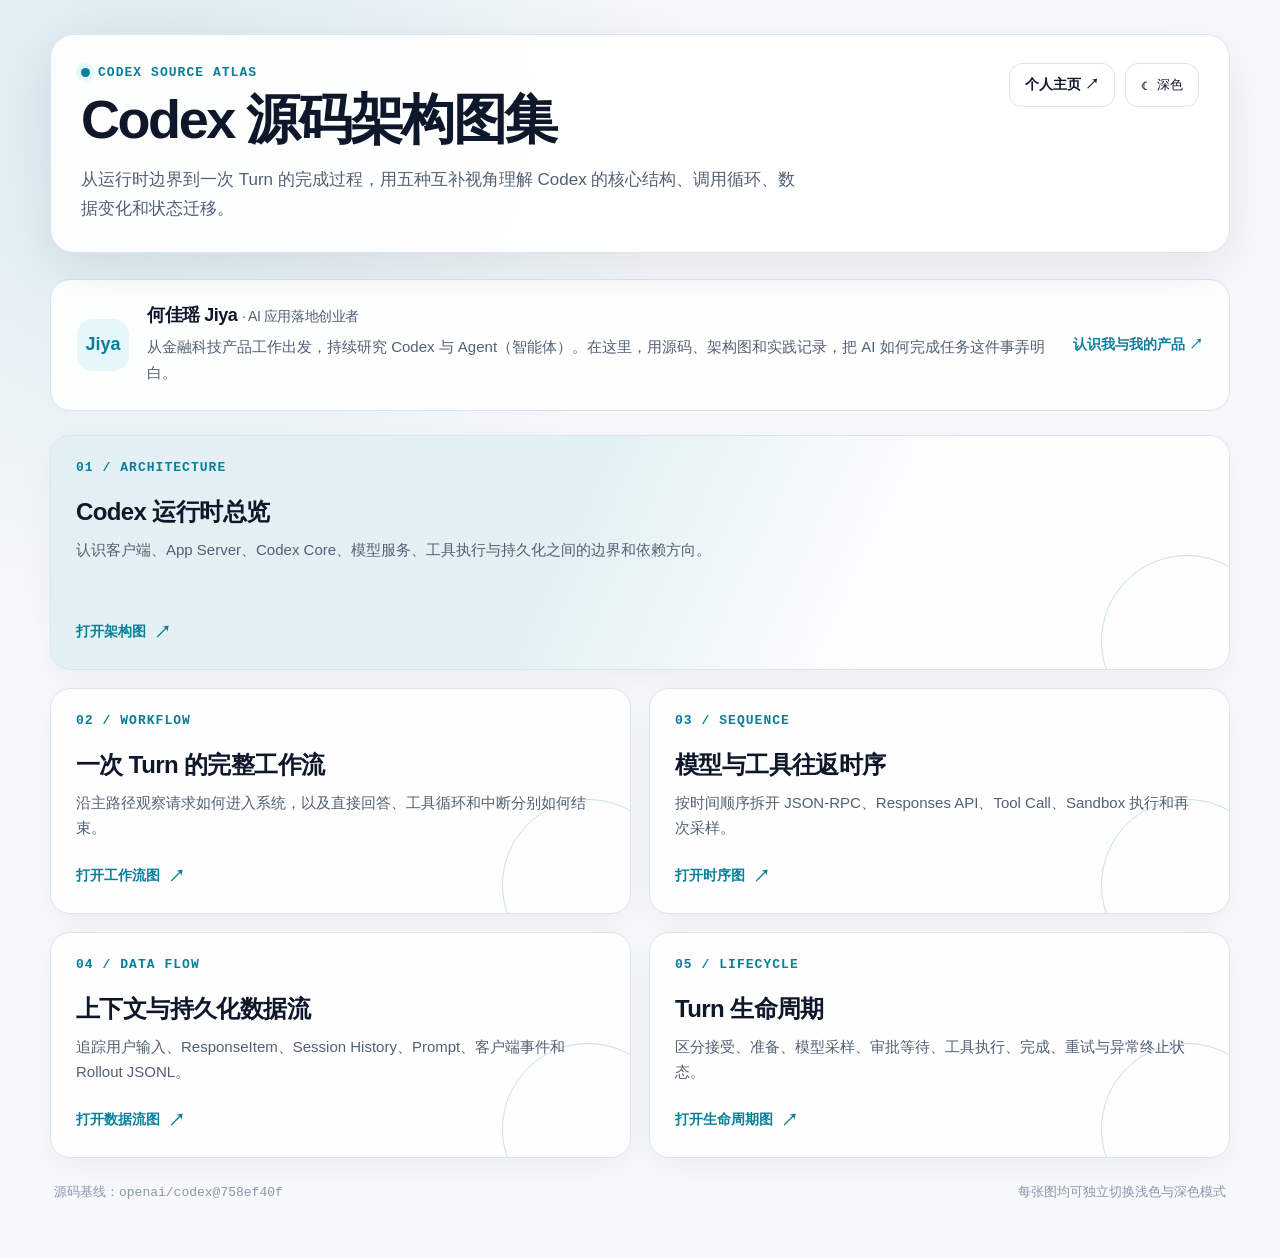
<file: index.html>
<!doctype html>
<html lang="zh-CN" data-theme="light">
<head>
  <meta charset="utf-8">
  <meta name="viewport" content="width=device-width, initial-scale=1">
  <meta name="description" content="Codex 源码架构图集：运行时架构、工作流、模型与工具时序、数据流和 Turn 生命周期。">
  <title>Codex 源码架构图集</title>
  <script src="theme.js"></script>
  <style>
    :root {
      color-scheme: light;
      --bg: #f6f8fb;
      --surface: rgba(255, 255, 255, .92);
      --surface-strong: #ffffff;
      --text: #0f172a;
      --muted: #526075;
      --faint: #8a97aa;
      --border: #dbe4ee;
      --accent: #087e9b;
      --accent-soft: #e6f7fb;
      --shadow: 0 18px 52px rgba(15, 23, 42, .08);
    }

    html[data-theme="dark"] {
      color-scheme: dark;
      --bg: #050a18;
      --surface: rgba(11, 20, 39, .92);
      --surface-strong: #0b1427;
      --text: #f8fafc;
      --muted: #aab7ca;
      --faint: #73829a;
      --border: #25334b;
      --accent: #22d3ee;
      --accent-soft: #0d2d39;
      --shadow: 0 22px 64px rgba(0, 0, 0, .32);
    }

    * { box-sizing: border-box; }

    body {
      margin: 0;
      min-height: 100vh;
      color: var(--text);
      background:
        radial-gradient(circle at 12% 8%, color-mix(in srgb, var(--accent) 12%, transparent), transparent 34rem),
        linear-gradient(var(--bg), var(--bg));
      font-family: ui-sans-serif, -apple-system, BlinkMacSystemFont, "Segoe UI", "PingFang SC", "Microsoft YaHei", sans-serif;
    }

    a { color: inherit; }

    .shell {
      width: min(1180px, calc(100% - 40px));
      margin: 0 auto;
      padding: 34px 0 56px;
    }

    header {
      display: flex;
      align-items: flex-start;
      justify-content: space-between;
      gap: 28px;
      padding: 28px 30px;
      border: 1px solid var(--border);
      border-radius: 24px;
      background: var(--surface);
      box-shadow: var(--shadow);
      backdrop-filter: blur(18px);
    }

    .eyebrow {
      display: inline-flex;
      align-items: center;
      gap: 8px;
      margin: 0 0 10px;
      color: var(--accent);
      font: 700 13px/1.2 ui-monospace, SFMono-Regular, Menlo, monospace;
      letter-spacing: .08em;
      text-transform: uppercase;
    }

    .eyebrow::before {
      width: 9px;
      height: 9px;
      border-radius: 50%;
      background: var(--accent);
      content: "";
      box-shadow: 0 0 0 5px var(--accent-soft);
    }

    h1 {
      margin: 0;
      font-size: clamp(30px, 5vw, 54px);
      line-height: 1.08;
      letter-spacing: -.045em;
    }

    .intro {
      max-width: 720px;
      margin: 16px 0 0;
      color: var(--muted);
      font-size: 17px;
      line-height: 1.75;
    }

    .theme-toggle {
      flex: 0 0 auto;
      display: inline-flex;
      align-items: center;
      gap: 9px;
      min-height: 44px;
      padding: 0 15px;
      color: var(--text);
      border: 1px solid var(--border);
      border-radius: 13px;
      background: var(--surface-strong);
      font: 700 14px/1 inherit;
      cursor: pointer;
    }

    .theme-toggle:hover { border-color: var(--accent); }
    .theme-toggle:focus-visible { outline: 3px solid color-mix(in srgb, var(--accent) 35%, transparent); outline-offset: 3px; }

    .header-actions { display: flex; flex-wrap: wrap; align-items: center; justify-content: flex-end; gap: 10px; flex: 0 0 auto; }
    .profile-link { display: inline-flex; align-items: center; justify-content: center; min-height: 44px; padding: 0 15px; color: var(--text); background: var(--surface-strong); border: 1px solid var(--border); border-radius: 13px; text-decoration: none; font-size: 14px; font-weight: 700; }
    .profile-link:hover { border-color: var(--accent); }
    .profile-link:focus-visible, .author-link:focus-visible { outline: 3px solid var(--accent); outline-offset: 4px; }
    .author-banner { display: flex; align-items: center; gap: 18px; padding: 23px 26px; margin-bottom: 24px; border: 1px solid var(--border); border-radius: 20px; background: var(--surface); }
    .author-avatar { display: grid; place-items: center; flex: 0 0 52px; height: 52px; background: var(--accent-soft); color: var(--accent); border-radius: 16px; font-size: 18px; font-weight: 700; }
    .author-copy { flex: 1; min-width: 0; }
    .author-copy h2 { margin: 0 0 7px; font-size: 18px; }
    .author-copy h2 span { font-size: 14px; font-weight: 500; color: var(--muted); }
    .author-copy p { margin: 0; color: var(--muted); font-size: 15px; line-height: 1.75; }
    .author-link { flex: 0 0 auto; color: var(--accent); text-decoration: none; font-size: 14px; font-weight: 700; }

    main { margin-top: 26px; }

    .grid {
      display: grid;
      grid-template-columns: repeat(2, minmax(0, 1fr));
      gap: 18px;
    }

    .card {
      position: relative;
      display: flex;
      min-height: 220px;
      flex-direction: column;
      overflow: hidden;
      padding: 25px;
      text-decoration: none;
      border: 1px solid var(--border);
      border-radius: 20px;
      background: var(--surface);
      box-shadow: 0 10px 32px rgba(15, 23, 42, .045);
      transition: transform .18s ease, border-color .18s ease, box-shadow .18s ease;
    }

    .card::after {
      position: absolute;
      right: -44px;
      bottom: -58px;
      width: 170px;
      height: 170px;
      border: 1px solid color-mix(in srgb, var(--accent) 22%, transparent);
      border-radius: 50%;
      content: "";
    }

    .card:hover {
      transform: translateY(-3px);
      border-color: color-mix(in srgb, var(--accent) 65%, var(--border));
      box-shadow: var(--shadow);
    }

    .card:focus-visible { outline: 3px solid color-mix(in srgb, var(--accent) 35%, transparent); outline-offset: 3px; }

    .card.featured {
      grid-column: 1 / -1;
      min-height: 235px;
      background:
        linear-gradient(115deg, color-mix(in srgb, var(--accent) 11%, var(--surface)) 0 44%, var(--surface) 72%);
    }

    .number {
      color: var(--accent);
      font: 700 13px/1 ui-monospace, SFMono-Regular, Menlo, monospace;
      letter-spacing: .08em;
    }

    h2 {
      margin: 22px 0 9px;
      font-size: 24px;
      letter-spacing: -.025em;
    }

    .card p {
      max-width: 690px;
      margin: 0;
      color: var(--muted);
      font-size: 15px;
      line-height: 1.7;
    }

    .open {
      display: inline-flex;
      align-items: center;
      gap: 8px;
      margin-top: auto;
      padding-top: 24px;
      color: var(--accent);
      font-size: 14px;
      font-weight: 750;
    }

    .open::after { content: "↗"; font-size: 17px; }

    footer {
      display: flex;
      justify-content: space-between;
      gap: 18px;
      margin-top: 24px;
      padding: 0 4px;
      color: var(--faint);
      font-size: 13px;
      line-height: 1.6;
    }

    code { font-family: ui-monospace, SFMono-Regular, Menlo, monospace; }

    @media (max-width: 760px) {
      .shell { width: min(100% - 24px, 1180px); padding-top: 12px; }
      header { flex-direction: column; padding: 24px 22px; border-radius: 19px; }
      .theme-toggle { align-self: stretch; justify-content: center; }
      .header-actions { width: 100%; justify-content: flex-start; }
      .author-banner { align-items: flex-start; flex-wrap: wrap; padding: 21px; gap: 14px; }
      .author-copy { flex-basis: calc(100% - 66px); }
      .author-copy h2 span { display: block; margin-top: 5px; }
      .author-link { margin-left: 66px; }
      .grid { grid-template-columns: 1fr; }
      .card.featured { grid-column: auto; }
      footer { flex-direction: column; }
    }

    @media (prefers-reduced-motion: reduce) {
      .card { transition: none; }
    }
  </style>
</head>
<body>
  <div class="shell">
    <header>
      <div>
        <p class="eyebrow">Codex Source Atlas</p>
        <h1>Codex 源码架构图集</h1>
        <p class="intro">从运行时边界到一次 Turn 的完成过程，用五种互补视角理解 Codex 的核心结构、调用循环、数据变化和状态迁移。</p>
      </div>
      <nav class="header-actions" aria-label="站点导航">
      <a class="profile-link" href="https://jiya1996.github.io/">个人主页 ↗</a>
      <button class="theme-toggle" type="button" aria-label="切换页面主题" aria-pressed="false">
        <span aria-hidden="true" class="theme-icon">☾</span>
        <span class="theme-label">深色</span>
      </button>
      </nav>
    </header>

    <main aria-label="Codex 架构图列表">
      <section class="author-banner" aria-labelledby="author-title">
        <div class="author-avatar" aria-hidden="true">Jiya</div>
        <div class="author-copy">
          <h2 id="author-title">何佳瑶 Jiya <span>· AI 应用落地创业者</span></h2>
          <p>从金融科技产品工作出发，持续研究 Codex 与 Agent（智能体）。在这里，用源码、架构图和实践记录，把 AI 如何完成任务这件事弄明白。</p>
        </div>
        <a class="author-link" href="https://jiya1996.github.io/">认识我与我的产品 ↗</a>
      </section>
      <div class="grid">
        <a class="card featured" href="01-architecture-runtime-overview.html">
          <span class="number">01 / ARCHITECTURE</span>
          <h2>Codex 运行时总览</h2>
          <p>认识客户端、App Server、Codex Core、模型服务、工具执行与持久化之间的边界和依赖方向。</p>
          <span class="open">打开架构图</span>
        </a>

        <a class="card" href="02-workflow-turn-to-completion.html">
          <span class="number">02 / WORKFLOW</span>
          <h2>一次 Turn 的完整工作流</h2>
          <p>沿主路径观察请求如何进入系统，以及直接回答、工具循环和中断分别如何结束。</p>
          <span class="open">打开工作流图</span>
        </a>

        <a class="card" href="03-sequence-model-tool-roundtrip.html">
          <span class="number">03 / SEQUENCE</span>
          <h2>模型与工具往返时序</h2>
          <p>按时间顺序拆开 JSON-RPC、Responses API、Tool Call、Sandbox 执行和再次采样。</p>
          <span class="open">打开时序图</span>
        </a>

        <a class="card" href="04-dataflow-turn-context-persistence.html">
          <span class="number">04 / DATA FLOW</span>
          <h2>上下文与持久化数据流</h2>
          <p>追踪用户输入、ResponseItem、Session History、Prompt、客户端事件和 Rollout JSONL。</p>
          <span class="open">打开数据流图</span>
        </a>

        <a class="card" href="05-lifecycle-turn.html">
          <span class="number">05 / LIFECYCLE</span>
          <h2>Turn 生命周期</h2>
          <p>区分接受、准备、模型采样、审批等待、工具执行、完成、重试与异常终止状态。</p>
          <span class="open">打开生命周期图</span>
        </a>
      </div>
    </main>

    <footer>
      <span>源码基线：<code>openai/codex@758ef40f</code></span>
      <span>每张图均可独立切换浅色与深色模式</span>
    </footer>
  </div>

</body>
</html>
</file>
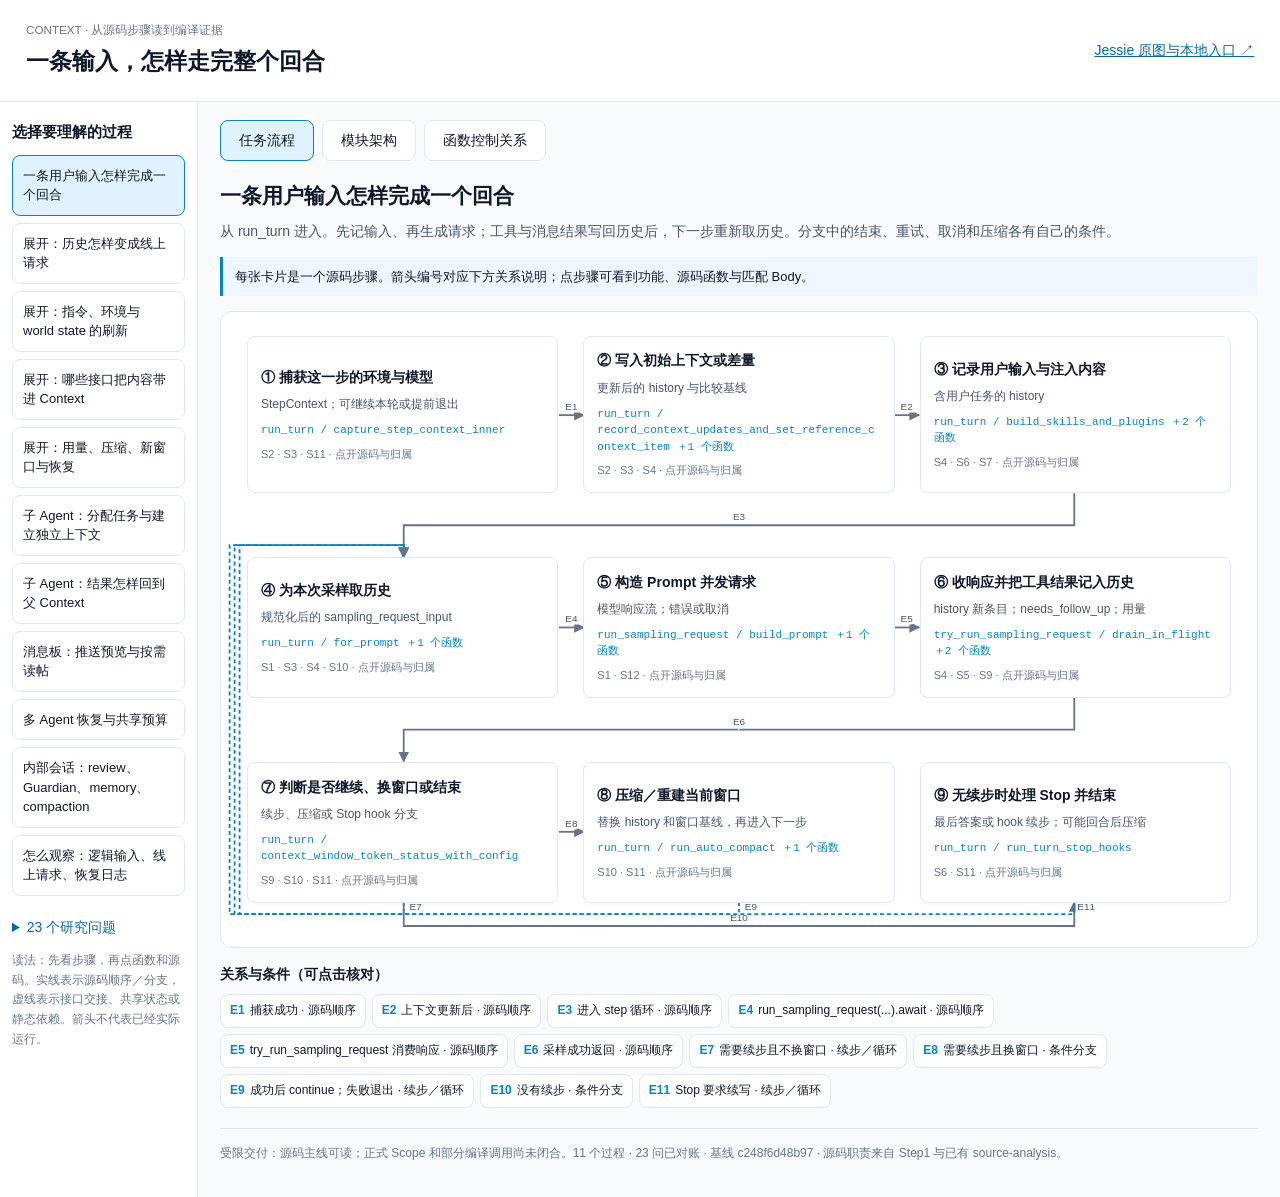
<file: context/index.html>
<!doctype html><html lang="zh-CN"><meta charset="utf-8"><meta name="viewport" content="width=device-width,initial-scale=1"><title>Context · 源码控制链路</title><link rel="stylesheet" href="./style.css"><body><header><div><small>CONTEXT · 从源码步骤读到编译证据</small><h1>一条输入，怎样走完整个回合</h1></div><a href="./original.html">Jessie 原图与本地入口 ↗</a></header><div class="shell"><aside><h2>选择要理解的过程</h2><select id="flow-select" aria-label="选择过程"></select><nav id="flows"></nav><details><summary>23 个研究问题</summary><div id="questions"></div></details><p class="muted">读法：先看步骤，再点函数和源码。实线表示源码顺序／分支，虚线表示接口交接、共享状态或静态依赖。箭头不代表已经实际运行。</p></aside><main><div class="tabs" role="tablist"><button data-view="flow" role="tab">任务流程</button><button data-view="architecture" role="tab">模块架构</button><button data-view="functions" role="tab">函数控制关系</button></div><h2 id="title"></h2><p id="intro"></p><div id="notice"></div><div id="graph"></div><div id="connections"></div><section id="detail" hidden></section><section id="question-detail" hidden></section><footer id="footer"></footer></main></div><script type="module" src="./app.js"></script></body></html>
</file>
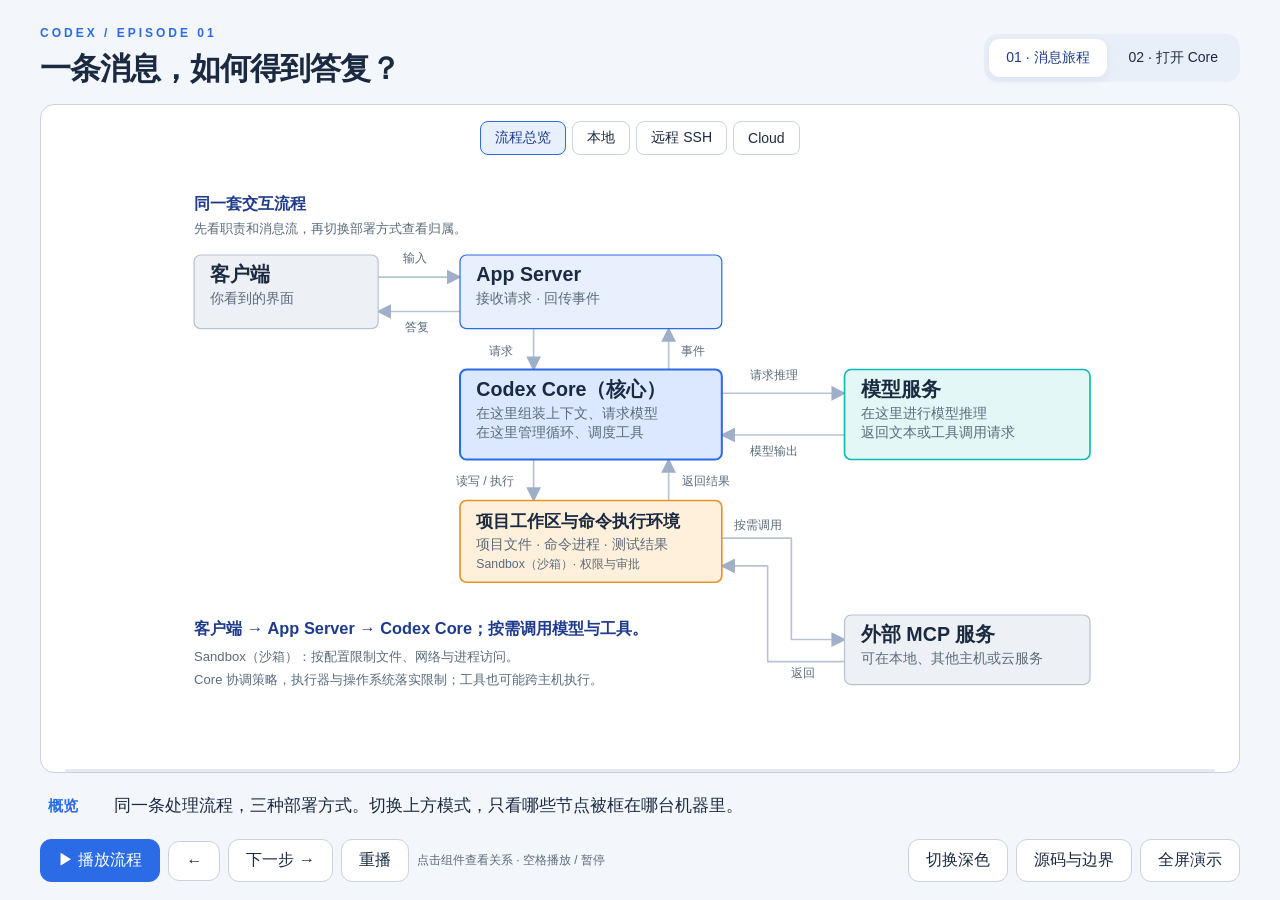
<file: ep01/index.html>
<!doctype html><html lang="zh-CN"><meta charset="UTF-8"><meta name="viewport" content="width=device-width,initial-scale=1"><title>一条消息的旅程 · Codex 架构演示</title>
<style>
:root{--ink:#172640;--muted:#62748c;--blue:#315fec;--line:#bfcee1;--bg:#f4f7fc}*{box-sizing:border-box}body{margin:0;background:var(--bg);color:var(--ink);font-family:Inter,"PingFang SC","Microsoft Yahei",sans-serif}main{max-width:1600px;margin:auto;padding:26px 40px 18px;min-height:100vh;display:flex;flex-direction:column;gap:14px}header{display:flex;justify-content:space-between;align-items:center}.eyebrow{font-size:12px;color:var(--blue);font-weight:750;letter-spacing:3px;margin-bottom:8px}h1{font-size:clamp(24px,2.4vw,38px);letter-spacing:-1px;margin:0}button,a{font:inherit}button{cursor:pointer;border:1px solid #dce4ef;background:white;color:var(--ink);border-radius:11px;padding:10px 17px;transition:.2s}button:hover{border-color:var(--blue);color:var(--blue)}button:focus-visible,a:focus-visible{outline:3px solid #7597ff;outline-offset:3px}.tabs{display:flex;gap:5px;background:#e8eef8;border-radius:14px;padding:5px}.tabs button{background:none;border:0;font-size:14px}.tabs button.selected{background:#fff;box-shadow:0 3px 10px #233f6810;color:var(--blue)}.stage{background:linear-gradient(145deg,#fff,#fafcff);border:1px solid #dde6f2;border-radius:24px;box-shadow:0 14px 50px #1d3c6510;position:relative;padding:16px 20px;flex:1;display:flex;align-items:center;justify-content:center}.stage svg{width:100%;max-height:calc(100vh - 285px);min-height:0;display:block}.card rect.main{fill:white;stroke:#d4e0ef;stroke-width:1.5;filter:url(#shadow)}.card.core rect.main{fill:#203d8b;stroke:#203d8b}.card.model rect.main{fill:#e9f8f4;stroke:#a8dccc}.card.tool rect.main{fill:#fff8ec;stroke:#edcf92}.card.mcp rect.main{fill:#eef1fb;stroke:#c7cfec}.card.active rect.main{stroke:#416bff;stroke-width:3;filter:url(#glow)}.card .title{font-size:24px;font-weight:720;fill:var(--ink)}.card .sub{font-size:17px;fill:var(--muted)}.card.core .title{fill:white}.card.core .sub{fill:#dbe5ff}.badge{font-size:12px;letter-spacing:1px;font-weight:700;fill:#416bff}.card.core .badge{fill:#bcccff}.edge{fill:none;stroke:var(--line);stroke-width:2;stroke-linejoin:round}.edge.on{stroke:var(--blue);stroke-width:3}.edge-label{font-size:15px;fill:#62748c;paint-order:stroke;stroke:#fcfdff;stroke-width:7px;stroke-linejoin:round}.note{font-size:16px;fill:#5f7089}.caption{display:flex;align-items:center;gap:16px;padding:0 8px;min-height:38px}.count{color:var(--blue);font-weight:700;font-size:15px;min-width:50px}.caption p{margin:0;font-size:17px;line-height:1.55}.controls{display:flex;justify-content:space-between;gap:20px;align-items:center}.control-group{display:flex;align-items:center;gap:8px}.primary{background:var(--blue);color:white;border-color:var(--blue)}.primary:hover{background:#234ed3;color:white}.hint{font-size:12px;color:var(--muted)}.progress{height:3px;background:#e4eaf4;position:absolute;bottom:0;left:24px;right:24px;border-radius:10px}.progress i{display:block;height:3px;background:var(--blue);transition:width .25s;width:0}.env-row{position:absolute;right:5%;top:7%;display:flex;gap:6px}.env-row button{font-size:13px;padding:7px 14px;border-radius:8px}.env-row .selected{background:#eaf0ff;border-color:#abc0ff;color:var(--blue)}dialog{border:0;border-radius:18px;max-width:760px;max-height:80vh;padding:30px;box-shadow:0 20px 100px #17345b40}dialog::backdrop{background:#18294260}dialog a{color:var(--blue)}dialog li{margin:12px 0;line-height:1.5}a{color:var(--blue);text-decoration:none}#particle{fill:#456fff;filter:url(#glow)}@media(max-width:900px){main{padding:18px}header{align-items:start;gap:16px;flex-direction:column}.controls{flex-wrap:wrap}.hint{display:none}.stage{padding:10px}.stage svg{min-height:300px;max-height:none}.env-row{position:static;justify-content:end}.stage{display:block}.caption p{font-size:15px}}@media(prefers-reduced-motion:reduce){*{transition:none!important}}

:root{--ink:#0f172a;--muted:#64748b;--blue:#059669;--line:#94a3b8;--bg:#f8fafc;--panel:#fff;--border:#e2e8f0;--backfill:#dafaef;--backstroke:#059669;--frontfill:#def8fc;--frontstroke:#0891b2;--modelfill:#fff5d9;--modelstroke:#d97706;--secfill:#ffeaf0;--secstroke:#e11d48;--extfill:#edf0f4;--extstroke:#64748b}
html[data-theme=dark]{--ink:#fff;--muted:#94a3b8;--blue:#34d399;--line:#64748b;--bg:#020617;--panel:#0a1223;--border:#1e293b;--backfill:#06382e;--backstroke:#34d399;--frontfill:#092b3d;--frontstroke:#22d3ee;--modelfill:#342819;--modelstroke:#fbbf24;--secfill:#381a2b;--secstroke:#fb7185;--extfill:#172234;--extstroke:#94a3b8}
body{background:var(--bg)}.stage{background:var(--panel);border-color:var(--border);border-radius:14px;box-shadow:none}.card rect.main,.card.core rect.main{fill:var(--backfill);stroke:var(--backstroke);filter:none;rx:8}.card.front rect.main{fill:var(--frontfill);stroke:var(--frontstroke)}.card.model rect.main{fill:var(--modelfill);stroke:var(--modelstroke)}.card.tool rect.main{fill:var(--secfill);stroke:var(--secstroke)}.card.mcp rect.main{fill:var(--extfill);stroke:var(--extstroke)}.card.core .title{fill:var(--ink)}.card.core .sub,.card .sub{fill:var(--muted)}.badge,.card.core .badge{fill:var(--blue)}.card.active rect.main{stroke:var(--ink);stroke-width:3}.edge-label{fill:var(--muted);stroke:var(--panel)}.note{fill:var(--muted)}button{background:var(--panel);border-color:var(--border);color:var(--ink)}.primary{background:var(--blue);color:var(--bg)}.tabs{background:var(--border)}.tabs button.selected{background:var(--panel);color:var(--blue)}.env-row{position:static;justify-content:center;margin-bottom:10px}.env-row button{font-size:14px}.env-row .selected{background:var(--backfill);border-color:var(--backstroke);color:var(--ink)}.stage{display:block}.stage svg{max-height:calc(100vh - 360px)}.lane{fill:var(--bg);stroke:var(--border);stroke-width:2;stroke-dasharray:8 5}.lane-title{fill:var(--ink);font-size:20px;font-weight:700}.lane-small{fill:var(--muted);font-size:16px}dialog{background:var(--panel);color:var(--ink)}#particle{fill:var(--blue)}.progress i{background:var(--blue)}

/* Palette sampled from Feishu slide 6 (pmh), revision 409. */
:root{--ink:#1b2a41;--muted:#5a6b7b;--blue:#2b6be6;--line:#b8c3d1;--bg:#f3f6fb;--panel:#ffffff;--border:#c9d3e0;--backfill:#ffffff;--backstroke:#c9d3e0;--frontfill:#ffffff;--frontstroke:#c9d3e0;--modelfill:#ffffff;--modelstroke:#0abab5;--secfill:#ffffff;--secstroke:#e8912d;--extfill:#ffffff;--extstroke:#b8c3d1;--lane:#e9eff9;--cloudlane:#e3f7f6;--bluewash:#e8f0fe;--orange:#e8912d;--teal:#0abab5;--navy:#1f3b8c}
html[data-theme=dark]{--ink:#edf2fa;--muted:#b8c3d1;--blue:#6a98ef;--line:#65758a;--bg:#101a2c;--panel:#17253b;--border:#3a4c65;--backfill:#17253b;--backstroke:#3a4c65;--frontfill:#17253b;--frontstroke:#3a4c65;--modelfill:#17253b;--modelstroke:#0abab5;--secfill:#17253b;--secstroke:#e8912d;--extfill:#17253b;--extstroke:#65758a;--lane:#1c2c47;--cloudlane:#153839;--bluewash:#233b61;--orange:#e8912d;--teal:#0abab5;--navy:#adc7ff}
.card.core rect.main{fill:var(--panel);stroke:var(--blue);stroke-width:2.5}.card.front rect.main{fill:var(--panel);stroke:var(--border)}.card .title,.card.core .title{fill:var(--ink)}.badge,.card.core .badge{fill:var(--navy)}.card.model .badge{fill:var(--teal)}.card.tool .badge{fill:var(--orange)}.card.mcp .badge{fill:var(--muted)}.card.active rect.main{stroke:var(--blue);filter:url(#glow)}.lane{fill:var(--lane);stroke:none}.lane.cloud-lane{fill:var(--cloudlane)}.lane-title{fill:var(--navy)}.tabs{background:var(--lane)}.tabs button.selected{color:var(--navy)}.env-row .selected{background:var(--bluewash);border-color:var(--blue);color:var(--navy)}.primary{background:#2b6be6;color:#fff;border-color:#2b6be6}.primary:hover{background:#1f3b8c;border-color:#1f3b8c}.stage{border-color:var(--border)}.card.tool rect.main{stroke-width:2}.card.model rect.main{stroke-width:2}
/* 组件底色表示职责，透明粗边框表示部署位置。 */
#diagram .card rect.main{fill:#e8f0fe;stroke:#2b6be6}
#diagram .card.front rect.main,#diagram .card.mcp rect.main{fill:#edf0f4;stroke:#b8c3d1}
#diagram .card.core rect.main{fill:#dce8ff;stroke:#2b6be6}
#diagram .card.tool rect.main{fill:#fff0dc;stroke:#e8912d}
#diagram .card.model rect.main{fill:#e3f7f6;stroke:#0abab5}
.lane,.lane.cloud-lane{fill:none;stroke:var(--blue);stroke-width:4;stroke-dasharray:none}
.lane.remote-lane{stroke:var(--orange)}.lane.cloud-lane{stroke:var(--teal)}
html[data-theme="dark"] #diagram .card rect.main{fill:#233b61}
html[data-theme="dark"] #diagram .card.front rect.main,html[data-theme="dark"] #diagram .card.mcp rect.main{fill:#293648}
html[data-theme="dark"] #diagram .card.core rect.main{fill:#294778}
html[data-theme="dark"] #diagram .card.tool rect.main{fill:#493522}
html[data-theme="dark"] #diagram .card.model rect.main{fill:#153839}
#n-tools .title{font-size:24px}#diagram[data-page="0"] #n-tools .title{font-size:21px}#diagram[data-page="0"] #n-tools .sub:last-child{font-size:15px}
.card{cursor:pointer}.card:focus-visible{outline:none}.card:focus-visible rect.main{stroke-width:4}.card.dim,.edge.dim{opacity:.2}.card.selected rect.main{stroke-width:4!important}.edge.focus-flow{stroke:var(--blue);stroke-width:3;stroke-dasharray:9 5;animation:flow-dash 1.2s linear infinite}@keyframes flow-dash{to{stroke-dashoffset:-28}}@media(prefers-reduced-motion:reduce){.edge.focus-flow{animation:none}}#relations{background:var(--panel);border:1px solid var(--border);border-radius:12px;padding:16px 20px}#relations[hidden]{display:none}.relation-head{display:flex;justify-content:space-between;align-items:center}.relation-list{display:grid;grid-template-columns:1fr 1fr;gap:10px;margin-top:12px}.relation-list button{text-align:left;font-size:15px;line-height:1.5}.relation-list strong{display:block;color:var(--navy)}@media(max-width:800px){.relation-list{grid-template-columns:1fr}}
</style>
<main><header><div><div class="eyebrow">CODEX / EPISODE 01</div><h1 id="heading">一条消息，如何得到答复？</h1></div><nav class="tabs" aria-label="切换图表"><button id="tab0" class="selected" onclick="switchPage(0)">01 · 消息旅程</button><button id="tab1" onclick="switchPage(1)">02 · 打开 Core</button></nav></header>
<section class="stage" aria-label="交互架构图"><div id="envs" class="env-row"><button onclick="setEnv('overview')" class="selected" data-env="overview">流程总览</button><button onclick="setEnv('local')" data-env="local">本地</button><button onclick="setEnv('ssh')" data-env="ssh">远程 SSH</button><button onclick="setEnv('cloud')" data-env="cloud">Cloud</button></div><svg id="diagram" viewBox="0 0 1200 660" role="img" aria-label="Codex 消息处理与职责协作"></svg><div class="progress"><i id="progress"></i></div></section>
<div class="caption" aria-live="polite"><span id="count" class="count">概览</span><p id="caption"></p></div>
<section id="relations" hidden aria-live="polite"><div class="relation-head"><strong id="relation-title"></strong><button onclick="reset()">返回完整流程</button></div><div class="relation-list" id="relation-list"></div></section><footer class="controls"><div class="control-group"><button id="play" class="primary" onclick="togglePlay()">▶ 播放流程</button><button onclick="step(-1)" aria-label="上一步">←</button><button onclick="step(1)" aria-label="下一步">下一步 →</button><button onclick="reset()">重播</button><span class="hint">点击组件查看关系 · 空格播放 / 暂停</span></div><div class="control-group"><button id="theme" onclick="toggleTheme()">切换深色</button><button onclick="document.querySelector('#sources').showModal()">源码与边界</button><button onclick="full()">全屏演示</button></div></footer></main>
<dialog id="sources"><h2>源码与说明</h2><p>本演示沿用已核对的 Codex 源码版本 <strong>85c2d4d9</strong>。动画是讲解示例，不是实际运行日志；可以跳过工具，或重复多轮模型与工具调用。</p><p>模型服务以 OpenAI 云端为例。SSH 整体任务在远程主机运行；Core 也可连接独立远程执行器。Cloud 使用云端 Agent 运行时，其内部部署拓扑不由开源 Core 源码证明。权限与沙箱按配置生效，MCP 服务还受其自身授权约束。</p><p>首页明确标出 App Server 与 Codex Core（核心）。本地与 SSH 展示这些组件；Cloud 沿用节点表达对应职责，其具体内部实现未验证，不能据此认定与开源实现相同。三个模式仅切换部署归属框，节点与连线保持不变。</p><p>第二张按七类职责归纳，不代表七个同级源码包。模型通信是 Core 内的通信能力，模型本身在 Core 外部。</p><p><a href="01-message.html" target="_blank">Archify 原版 · 消息旅程</a> / <a href="02-core.html" target="_blank">Archify 原版 · Core</a>：含引导视图、深浅主题与导出。当前页面是针对录屏定制的大字演示版。</p><ul id="sourceList"><li><a target="_blank" rel="noopener" href="https://github.com/openai/codex/blob/758ef40f50c1a458425c7cfbf1eb12cbc07af0b0/codex-rs/app-server/README.md#L1">App Server：协议入口与客户端</a></li><li><a target="_blank" rel="noopener" href="https://github.com/openai/codex/blob/758ef40f50c1a458425c7cfbf1eb12cbc07af0b0/codex-rs/app-server/src/message_processor.rs#L590">MessageProcessor：接收请求</a></li><li><a target="_blank" rel="noopener" href="https://github.com/openai/codex/blob/758ef40f50c1a458425c7cfbf1eb12cbc07af0b0/codex-rs/core/src/session/turn.rs#L153">Core：run_turn 与反馈循环</a></li><li><a target="_blank" rel="noopener" href="https://github.com/openai/codex/blob/758ef40f50c1a458425c7cfbf1eb12cbc07af0b0/codex-rs/core/src/tools/runtimes/shell.rs#L1">Shell：审批与沙箱执行</a></li><li><a target="_blank" rel="noopener" href="https://github.com/openai/codex/blob/758ef40f50c1a458425c7cfbf1eb12cbc07af0b0/codex-rs/core/src/tools/handlers/mcp.rs#L115">MCP：工具调用处理</a></li><li><a target="_blank" rel="noopener" href="https://learn.chatgpt.com/docs/remote-connections#connect-to-an-ssh-host">官方：SSH 主机运行 App Server</a></li><li><a target="_blank" rel="noopener" href="https://learn.chatgpt.com/docs/environments/cloud-environment">官方：Cloud 容器与任务执行</a></li><li><a target="_blank" rel="noopener" href="https://learn.chatgpt.com/docs/environments/modes">官方：Local、Worktree、Cloud</a></li><li><a target="_blank" rel="noopener" href="https://github.com/openai/codex/blob/85c2d4d921688324334f2d91a62529c08d17d617/codex-rs/core/src/session/turn.rs#L163">当前 Core：run_turn</a></li><li><a target="_blank" rel="noopener" href="https://github.com/openai/codex/blob/85c2d4d921688324334f2d91a62529c08d17d617/codex-rs/core/src/environment_selection.rs">当前 Core：执行环境选择</a></li><li><a target="_blank" rel="noopener" href="https://github.com/openai/codex/blob/85c2d4d921688324334f2d91a62529c08d17d617/codex-rs/exec-server/src/remote.rs">远程执行器实现</a></li><li><a target="_blank" rel="noopener" href="https://github.com/openai/codex/blob/85c2d4d921688324334f2d91a62529c08d17d617/codex-rs/core/src/tasks/regular.rs#L40">普通任务入口：RegularTask::run</a></li><li><a target="_blank" rel="noopener" href="https://github.com/openai/codex/blob/85c2d4d921688324334f2d91a62529c08d17d617/codex-rs/core/src/session/turn.rs#L163">主循环：run_turn</a></li><li><a target="_blank" rel="noopener" href="https://github.com/openai/codex/blob/85c2d4d921688324334f2d91a62529c08d17d617/codex-rs/core/src/session/turn.rs#L1422">采样与工具运行时</a></li><li><a target="_blank" rel="noopener" href="https://github.com/openai/codex/blob/85c2d4d921688324334f2d91a62529c08d17d617/codex-rs/core/src/session/input_queue.rs">输入队列</a></li><li><a target="_blank" rel="noopener" href="https://github.com/openai/codex/blob/85c2d4d921688324334f2d91a62529c08d17d617/codex-rs/core/src/session/context_window.rs#L25">上下文窗口管理</a></li><li><a target="_blank" rel="noopener" href="https://github.com/openai/codex/blob/85c2d4d921688324334f2d91a62529c08d17d617/codex-rs/core/src/tools/router.rs#L74">工具路由：ToolRouter</a></li><li><a target="_blank" rel="noopener" href="https://github.com/openai/codex/blob/85c2d4d921688324334f2d91a62529c08d17d617/codex-rs/core/src/tools/parallel.rs#L42">工具运行时：ToolCallRuntime</a></li><li><a target="_blank" rel="noopener" href="https://github.com/openai/codex/blob/85c2d4d921688324334f2d91a62529c08d17d617/codex-rs/core/src/tools/orchestrator.rs#L1">权限、沙箱与重试：ToolOrchestrator</a></li><li><a target="_blank" rel="noopener" href="https://github.com/openai/codex/blob/85c2d4d921688324334f2d91a62529c08d17d617/codex-rs/core/src/tools/handlers/mcp.rs">MCP 工具处理器</a></li></ul><button onclick="document.querySelector('#sources').close()">关闭</button></dialog>
<script>
const NS='http://www.w3.org/2000/svg', svg=document.querySelector('#diagram');let page=0,env='overview',idx=-1,playing=false,raf=0,timer=0,token=0;
const titles=['一条消息，如何得到答复？','打开 Core：让一轮处理持续推进'];
const envText={local:['任务运行侧 · 你的电脑','本地 Core 组织上下文、请求模型、调度工具。'],ssh:['任务运行侧 · 所选远程主机','远程 App Server 与 Core 在那台主机上运行。'],cloud:['任务运行侧 · OpenAI 托管环境','云端 Agent 组织上下文并执行任务。']};
function el(tag,attrs={},text,parent=svg){let n=document.createElementNS(NS,tag);for(let[k,v]of Object.entries(attrs))n.setAttribute(k,v);if(text)n.textContent=text;parent.appendChild(n);return n}
function text(x,y,s,cls,parent){return el('text',{x,y,class:cls},s,parent)}
function card(id,x,y,w,h,title,lines,kind='',badge=''){let g=el('g',{id:'n-'+id,class:'card '+kind,role:'button',tabindex:0,'aria-label':'查看'+title+'的关系'});g.addEventListener('click',()=>focusNode(id));g.addEventListener('keydown',e=>{if(e.key==='Enter'||e.key===' '){e.preventDefault();e.stopPropagation();focusNode(id)}});el('rect',{x,y,width:w,height:h,rx:16,class:'main'},null,g);if(badge)text(x+20,y+24,badge,'badge',g);text(x+20,y+(badge?54:32),title,'title',g);lines.forEach((t,i)=>text(x+20,y+(badge?82:59)+i*24,t,'sub',g));return g}
function path(id,d,label,x,y){el('path',{id:'e-'+id,d,class:'edge','marker-end':'url(#arrow)'});if(label)text(x,y,label,'edge-label')}
function base(){svg.innerHTML='';let defs=el('defs');let f=el('filter',{id:'shadow',x:'-20%',y:'-30%',width:'140%',height:'180%'},null,defs);el('feDropShadow',{dx:0,dy:5,stdDeviation:8,'flood-color':'#284571','flood-opacity':'.065'},null,f);f=el('filter',{id:'glow',x:'-60%',y:'-60%',width:'220%',height:'220%'},null,defs);el('feDropShadow',{dx:0,dy:0,stdDeviation:5,'flood-color':'#4774ff','flood-opacity':'.30'},null,f);let m=el('marker',{id:'arrow',markerWidth:9,markerHeight:9,refX:8,refY:4.5,orient:'auto'},null,defs);el('path',{d:'M0 0 L9 4.5 L0 9 Z',fill:'#9eafc7'},null,m)}
function draw(){base();svg.dataset.page=String(page);document.querySelector('#heading').textContent=titles[page];document.querySelector('#envs').style.display=page?'none':'flex';
if(!page){
const remote=env!=='local', cloud=env==='cloud';
function lane(x,y,w,h,title,sub){el('rect',{x,y,width:w,height:h,rx:16,class:title.includes('OpenAI')?'lane cloud-lane':title.includes('远程')?'lane remote-lane':'lane'});text(x+18,y+29,title,'lane-title');if(sub)text(x+18,y+53,sub,'lane-small')}
if(env==='overview'){text(55,54,'同一套交互流程','lane-title');text(55,83,'先看职责和消息流，再切换部署方式查看归属。','note');}else if(!remote){lane(30,20,730,505,'你的电脑','客户端、App Server、Core 和工作区 / 执行环境');lane(820,20,360,390,'OpenAI 云端','只有模型服务在这里推理');}
else if(!cloud){lane(30,20,270,505,'你的电脑','发送消息 · 查看答复');lane(340,20,420,505,'你连接的远程主机','App Server、Core 和工作区 / 执行环境');lane(820,20,360,390,'OpenAI 云端','模型服务负责推理');}
else{lane(30,20,270,505,'你的电脑','发送任务 · 查看结果');lane(340,20,840,505,'OpenAI 云端','任务执行环境与模型服务是两种不同职责');}
path('input','M280 137 H380',env==='overview'?'输入':remote?(cloud?'云端任务':'SSH'):'输入',310,119);path('show','M380 179 H280','答复',313,203);path('dispatch','M470 200 V250','请求',416,232);path('return','M635 250 V200','事件',650,232);
path('sample','M700 279 H850','请求推理',735,262);path('output','M850 330 H700','模型输出',735,355);path('invoke','M470 360 V410','读写 / 执行',375,391);path('feedback','M635 410 V360','返回结果',651,391);
path('mcp','M700 456 H785 V580 H850','按需调用',715,445);path('mcpback','M850 607 H756 V490 H700','返回',785,626);
card('client',55,110,225,90,'客户端',['你看到的界面'],'front');card('app',380,110,320,90,'App Server',['接收请求 · 回传事件']);
card('core',380,250,320,110,'Codex Core（核心）',['在这里组装上下文、请求模型','在这里管理循环、调度工具'],'core');
card('tools',380,410,320,100,'项目工作区与命令执行环境',['项目文件 · 命令进程 · 测试结果','Sandbox（沙箱）· 权限与审批'],'tool');card('model',850,250,300,110,'模型服务',['在这里进行模型推理','返回文本或工具调用请求'],'model');card('mcp',850,550,300,85,'外部 MCP 服务',['可在本地、其他主机或云服务'],'mcp');
text(55,573,env==='overview'?'客户端 → App Server → Codex Core；按需调用模型与工具。':cloud?'Cloud：框内为职责示意；App Server / Core 的内部实现未验证。':remote?'远程：你的电脑负责交互；另一台主机组装与执行；OpenAI 推理。':'本地：你的电脑承担交互、组装与执行；OpenAI 提供模型推理。','lane-title');
text(55,606,'Sandbox（沙箱）：按配置限制文件、网络与进程访问。','note');text(55,634,'Core 协调策略，执行器与操作系统落实限制；工具也可能跨主机执行。','note');
}else{
path('begin','M600 100 V185','输入进入本轮',615,148);path('assemble','M350 245 H450','组装',385,229);path('request','M750 220 H850','请求',783,204);path('response','M850 282 H750','输出',783,267);
path('call','M555 320 V430','调度',502,383);path('result','M660 430 V320','反馈',678,383);path('permit','M350 490 H450','约束',385,475);path('external','M750 470 H850','调用',783,454);path('externalback','M850 525 H750','结果',783,510);
card('state',450,20,300,80,'会话与状态',['接收输入 · 历史 · 回传事件']);card('context',50,185,300,135,'上下文装配',['指令、历史和工具信息','窗口管理与必要压缩'],'','PREPARE / 准备');card('loop',450,185,300,135,'Agent Loop',['处理输出，决定继续或结束','工具结果回填后再次请求'],'core','ORCHESTRATE / 处理循环');card('model',850,185,300,135,'模型通信',['发出请求，消费流式输出','模型本身在 Core 外部'],'model','COMMUNICATE / 通信');
card('policy',50,430,300,135,'权限与审批',['按策略判断能否执行','协调审批、沙箱与网络限制'],'tool','CONTROL / 约束');card('tools',450,430,300,135,'工具调度',['选择处理器、安排调用','收集输出，返回处理循环'],'','EXECUTE / 调度');card('mcp',850,430,300,135,'MCP 工具接入',['发现和调用外部工具','连接其他应用或服务'],'mcp','CONNECT / 接入');
el('rect',{x:50,y:608,width:1100,height:38,rx:10,fill:'var(--bluewash)'});text(73,634,'七类职责，并非七个同级源码包。Core 协调策略，执行器与操作系统落实执行限制。','note');
}el('circle',{id:'particle',r:6,cx:-50,cy:-50});}
const journeys=[[
['input','client','app','客户端发送用户输入，交给App Server。'],['dispatch','app','core','请求进入 Codex Core：组织输入、历史和工具信息。'],['sample','core','model','Codex Core将上下文提交给模型服务进行推理。'],['output','model','core','本例中，模型提出一个工具调用请求，由 Codex Core处理。'],['invoke','core','tools','Codex Core按需调度工具，按策略检查权限、审批和执行边界。'],['mcp','tools','mcp','如果需要外部应用，可以经 MCP 调用其工具。'],['mcpback','mcp','tools','外部工具返回结果；这里展示可选的 MCP 分支。'],['feedback','tools','core','工具输出回到 Codex Core，加入上下文；工具完成不等于任务结束。'],['sample','core','model','Codex Core带着工具结果再次请求模型；实际可能重复多轮。'],['output','model','core','本例中，模型生成答复，Codex Core确认不再需要继续处理。'],['return','core','app','答复与事件经协议层向客户端回传。'],['show','app','client','客户端呈现答复；处理中也可以持续展示进度。']],[
['begin','state','loop','普通任务由 RegularTask::run 调用 run_turn，进入本轮处理。'],['assemble','context','loop','上下文装配汇集指令、历史和工具信息，管理上下文窗口。'],['request','loop','model','Agent Loop 经模型通信能力发出请求。'],['response','model','loop','模型的流式输出回到循环，文本与工具调用被分别处理。'],['call','loop','tools','需要工具时，将调用交给工具调度与对应处理器。'],['permit','policy','tools','根据工具和策略进行许可判断、必要审批与沙箱安排。'],['external','tools','mcp','MCP 是外部工具接入途径，并不是每个任务都要经过。'],['externalback','mcp','tools','接收外部工具输出，按相应工具机制处理结果。'],['result','tools','loop','结果回填处理循环，有后续需要时再次请求模型。'],['request','loop','model','一次模型响应结束不等于整轮结束；循环可以继续。']]];
function toggleTheme(){const dark=document.documentElement.dataset.theme!=='dark';document.documentElement.dataset.theme=dark?'dark':'light';document.querySelector('#theme').textContent=dark?'切换浅色':'切换深色'}
let focusedNode=null;
function clearFocus(){focusedNode=null;document.querySelector('#relations').hidden=true;svg.querySelectorAll('.dim,.selected,.focus-flow').forEach(n=>n.classList.remove('dim','selected','focus-flow'))}
function focusNode(id){stop();clearFocus();focusedNode=id;svg.querySelectorAll('.on,.active').forEach(n=>n.classList.remove('on','active'));document.querySelector('#particle').setAttribute('cx',-50);const related=journeys[page].filter(r=>r[1]===id||r[2]===id),nodes=new Set([id]),edges=new Map();for(const r of related){nodes.add(r[1]);nodes.add(r[2]);if(!edges.has(r[0]))edges.set(r[0],r)}svg.querySelectorAll('.card').forEach(n=>n.classList.toggle('dim',!nodes.has(n.id.slice(2))));svg.querySelectorAll('.edge').forEach(n=>{n.classList.toggle('dim',!edges.has(n.id.slice(2)));n.classList.toggle('focus-flow',edges.has(n.id.slice(2)))});document.querySelector('#n-'+id).classList.add('selected');const name=n=>document.querySelector('#n-'+n+' .title').textContent;document.querySelector('#relation-title').textContent=name(id)+' · 输入、输出与协作关系';const list=document.querySelector('#relation-list');list.replaceChildren();for(const [edge,r] of edges){const b=document.createElement('button'),head=document.createElement('strong');head.textContent=name(r[1])+' → '+name(r[2]);b.append(head,document.createTextNode(related.filter(x=>x[0]===edge).map(x=>x[3]).join(' ')));b.onclick=()=>{showStep(journeys[page].indexOf(r),false)};list.append(b)}document.querySelector('#relations').hidden=false;document.querySelector('#count').textContent='组件';document.querySelector('#caption').textContent='正在讲解 '+name(id)+'：高亮线条显示直接关系，箭头表示流向。点击下方关系可单独演示。';}
function overview(){clearFocus();document.querySelector('#caption').textContent=page?'围绕 Agent Loop 看七类职责怎样协作。动画为讲解示例，不是实时调用轨迹。':'同一条处理流程，三种部署方式。切换上方模式，只看哪些节点被框在哪台机器里。';document.querySelector('#count').textContent='概览';document.querySelector('#progress').style.width='0%'}
function stop(){playing=false;token++;cancelAnimationFrame(raf);clearTimeout(timer);document.querySelector('#play').textContent='▶ 播放流程'}
function showStep(i,auto){clearFocus();const flow=journeys[page];if(i<0||i>=flow.length){stop();return}idx=i;svg.querySelectorAll('.on,.active').forEach(x=>x.classList.remove('on','active'));let[e,a,b,caption]=flow[i];const route=document.querySelector('#e-'+e),particle=document.querySelector('#particle');route.classList.add('on');document.querySelector('#n-'+a).classList.add('active');document.querySelector('#n-'+b).classList.add('active');document.querySelector('#caption').textContent=caption;document.querySelector('#count').textContent=String(i+1).padStart(2,'0')+' / '+flow.length;document.querySelector('#progress').style.width=(i+1)/flow.length*100+'%';let my=++token,start=performance.now(),duration=1600,len=route.getTotalLength();function frame(now){if(my!==token)return;let t=Math.min((now-start)/duration,1),pt=route.getPointAtLength(len*t);particle.setAttribute('cx',pt.x);particle.setAttribute('cy',pt.y);if(t<1)raf=requestAnimationFrame(frame);else if(auto&&playing)timer=setTimeout(()=>{if(my===token){if(idx===flow.length-1){stop();return}showStep(idx+1,true)}},1100)}if(matchMedia('(prefers-reduced-motion: reduce)').matches){let pt=route.getPointAtLength(len);particle.setAttribute('cx',pt.x);particle.setAttribute('cy',pt.y);if(auto&&playing)timer=setTimeout(()=>showStep(idx+1,true),2700)}else raf=requestAnimationFrame(frame)}
function togglePlay(){if(playing){stop();return}playing=true;document.querySelector('#play').textContent='Ⅱ 暂停';showStep(idx<0||idx===journeys[page].length-1?0:idx,true)}function step(delta){stop();showStep(Math.max(0,Math.min(journeys[page].length-1,idx+delta)),false)}function reset(){clearFocus();stop();idx=-1;draw();overview()}function switchPage(n){page=n;document.querySelectorAll('.tabs button').forEach((b,i)=>b.classList.toggle('selected',i===n));reset()}function setEnv(v){const keep=focusedNode;stop();env=v;document.querySelectorAll('[data-env]').forEach(b=>b.classList.toggle('selected',b.dataset.env===v));draw();if(keep)focusNode(keep);else if(idx>=0)showStep(idx,false);else overview()}function full(){if(!document.fullscreenElement)document.documentElement.requestFullscreen?.();else document.exitFullscreen?.()}document.addEventListener('keydown',e=>{if(document.querySelector('dialog[open]')||['BUTTON','A','INPUT'].includes(e.target.tagName))return;if(e.code==='Space'){e.preventDefault();togglePlay()}if(e.key==='ArrowRight')step(1);if(e.key==='ArrowLeft')step(-1)});document.addEventListener('visibilitychange',()=>{if(document.hidden)stop()});draw();overview();
</script></html>
</file>
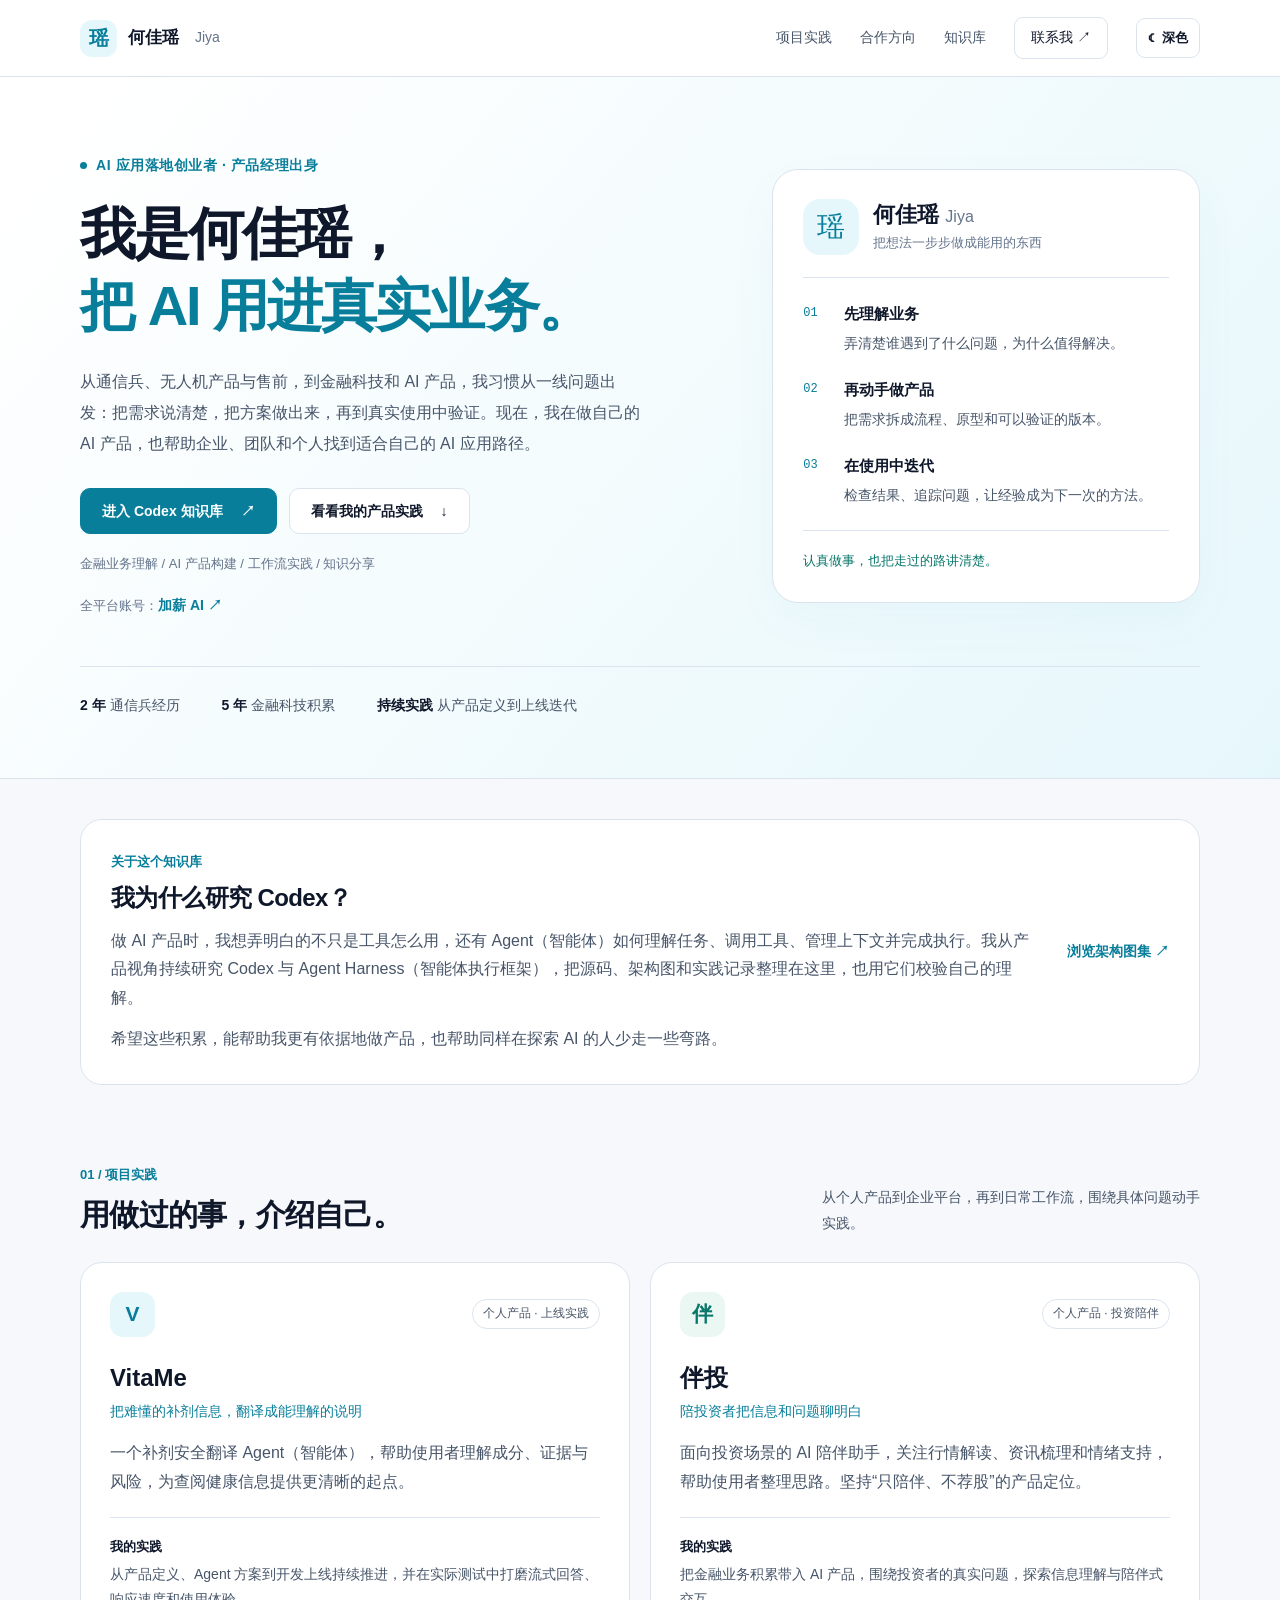
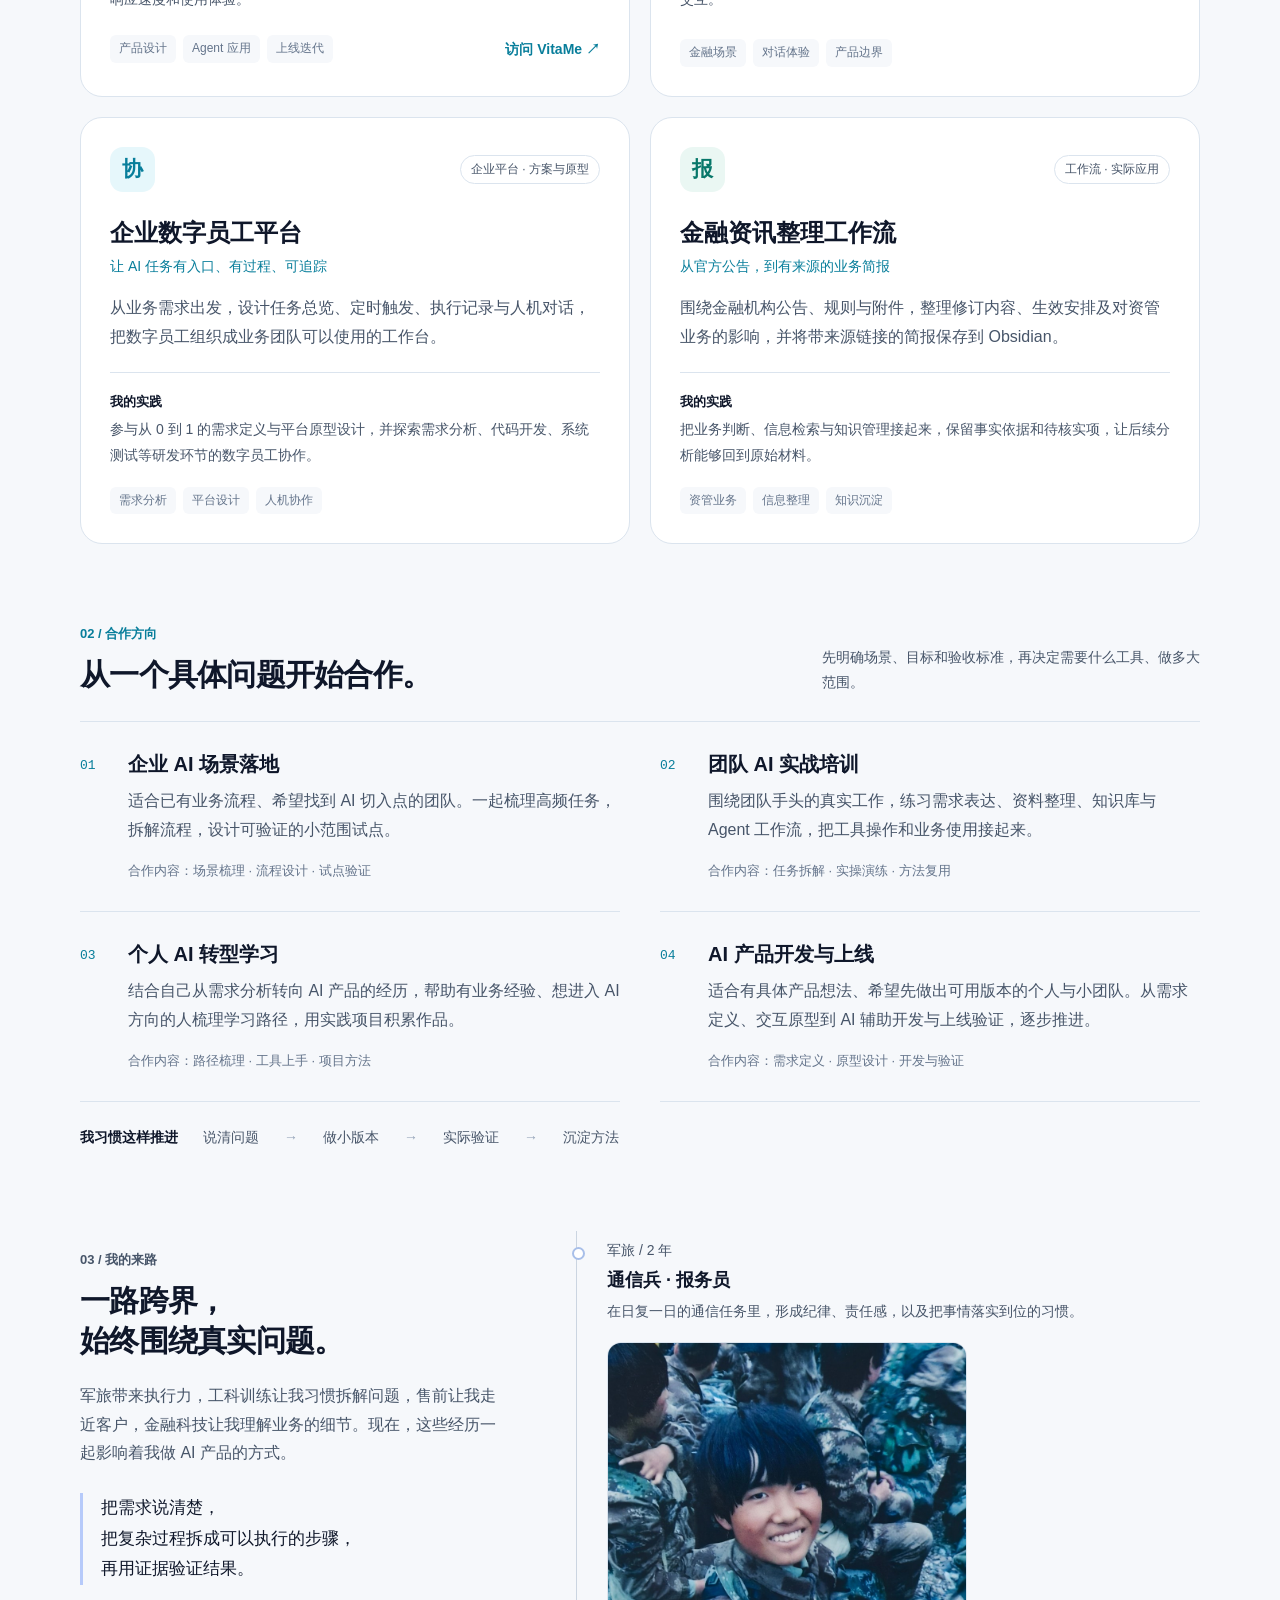
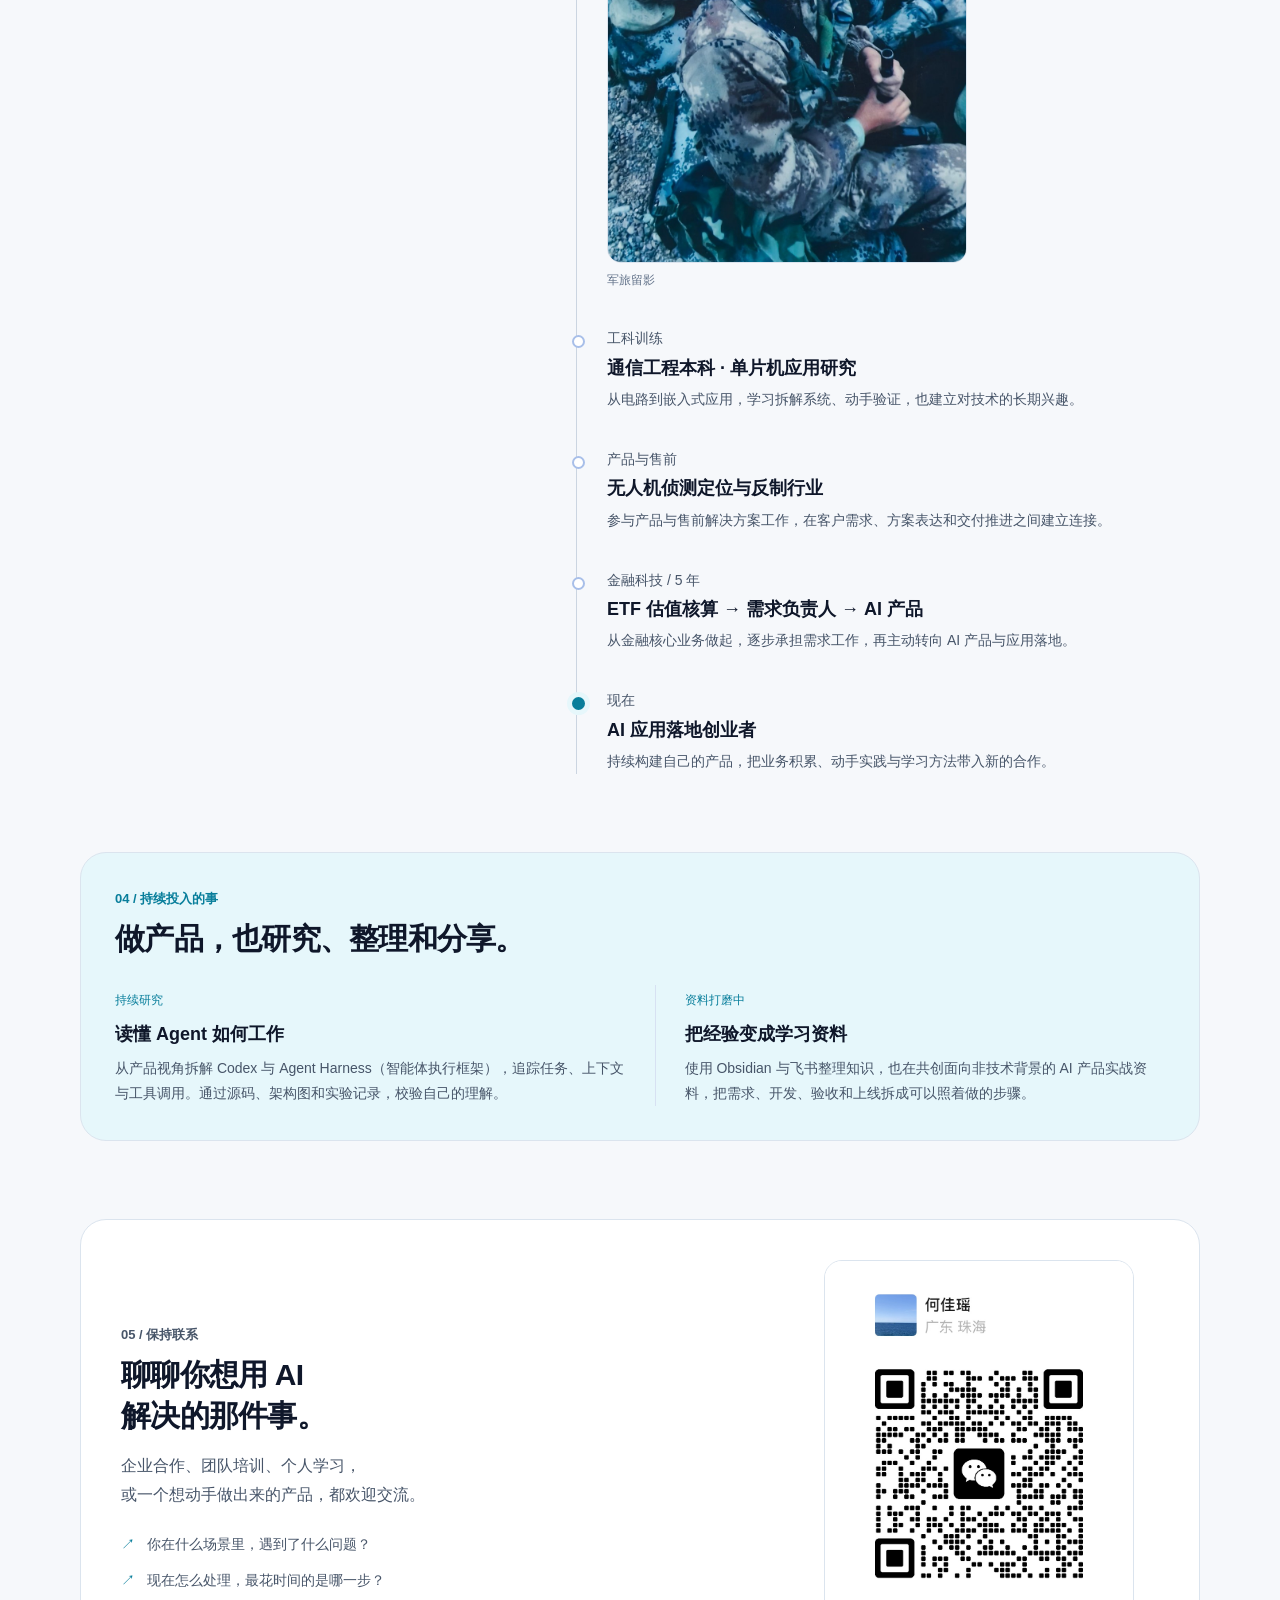
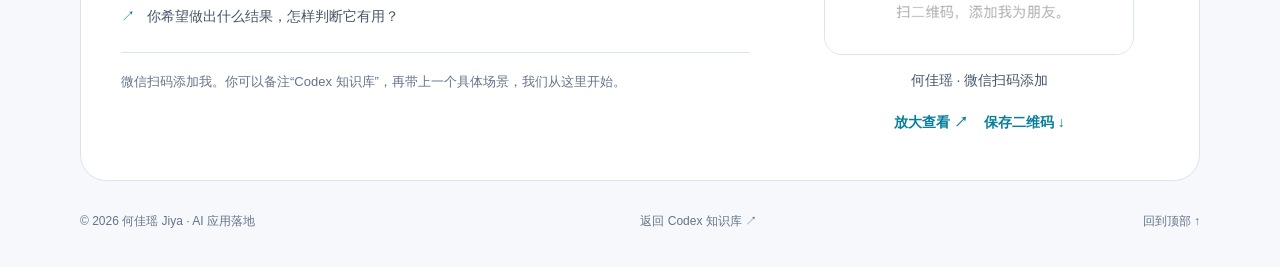
<file: about.html>
<!DOCTYPE html>
<html lang="zh-CN" data-theme="light">
<head>
  <meta charset="UTF-8">
  <meta name="viewport" content="width=device-width, initial-scale=1.0, viewport-fit=cover">
  <meta name="theme-color" content="#f8fafc">
  <title>何佳瑶 Jiya · 把 AI 用进真实业务</title>
  <script src="theme.js"></script>
  <meta name="description" content="何佳瑶 Jiya，AI 应用落地创业者。从通信兵、无人机产品与售前，到金融科技与 AI 产品。实践 VitaMe、企业数字员工与业务工作流，提供 AI 场景落地、团队培训、个人转型学习与产品开发服务。">
  <style>
    :root { color-scheme:light; --bg:#f6f8fb; --paper:#fff; --ink:#0f172a; --muted:#475569; --subtle:#64748b; --line:#dbe4ee; --blue:#087e9b; --blue-soft:#e6f7fb; --teal:#08776a; --teal-soft:#eaf7f3; --radius:22px; --button-ink:#fff; }
    html[data-theme="dark"] { color-scheme:dark; --bg:#050a18; --paper:#0b1427; --ink:#f8fafc; --muted:#aab7ca; --subtle:#94a3b8; --line:#25334b; --blue:#67e8f9; --blue-soft:#0d2d39; --teal:#5eead4; --teal-soft:#0e302c; --button-ink:#0f172a; }
    * { box-sizing:border-box; }
    html { scroll-behavior:smooth; scroll-padding-top:96px; }
    body { margin:0; color:var(--ink); background:var(--bg); font-family:-apple-system,BlinkMacSystemFont,"PingFang SC","Hiragino Sans GB","Microsoft YaHei",sans-serif; font-size:16px; line-height:1.8; -webkit-font-smoothing:antialiased; }
    a { color:inherit; text-decoration:none; }
    a:focus-visible,button:focus-visible { outline:3px solid var(--blue); outline-offset:5px; border-radius:4px; }
    h1,h2,h3,p { margin:0; }
    h1,h2,h3 { line-height:1.35; }
    button,a { -webkit-tap-highlight-color:transparent; }
    .wrap { width:min(1120px,calc(100% - 64px)); margin-inline:auto; }
    .skip { position:fixed; top:-100px; left:16px; z-index:10; padding:8px 16px; background:white; color:var(--blue); }
    .skip:focus { top:10px; }
    .site-header { background:var(--paper); border-bottom:1px solid var(--line); position:sticky; top:0; z-index:5; }
    .nav { min-height:76px; display:flex; justify-content:space-between; align-items:center; gap:24px; }
    .brand { display:flex; gap:11px; align-items:center; font-size:17px; font-weight:700; white-space:nowrap; }
    .brand-mark { display:grid; place-items:center; width:37px; height:37px; border-radius:12px; background:var(--blue-soft); color:var(--blue); font-size:20px; }
    .brand small { color:var(--subtle); font-size:14px; font-weight:400; margin-left:5px; }
    .nav-links { display:flex; align-items:center; gap:28px; color:var(--muted); font-size:14px; }
    .nav-links a { padding-block:10px; }
    .nav-links a:hover { color:var(--blue); }
    .nav-links .nav-contact { padding:7px 16px; border:1px solid var(--line); border-radius:9px; color:var(--ink); background:var(--paper); }
    .hero { background:linear-gradient(130deg,var(--paper) 5%,var(--blue-soft) 100%); border-bottom:1px solid var(--line); padding:76px 0 60px; }
    .hero-grid { display:grid; grid-template-columns:minmax(0,1.45fr) minmax(0,1fr); align-items:center; gap:72px; }
    .eyebrow { display:flex; align-items:center; gap:9px; color:var(--blue); font-size:14px; font-weight:600; letter-spacing:.04em; margin-bottom:20px; }
    .dot { width:7px; height:7px; border-radius:50%; background:var(--blue); flex:none; }
    h1 { font-size:clamp(36px,4.4vw,56px); font-weight:750; line-height:1.28; letter-spacing:-.035em; }
    h1 span { color:var(--blue); }
    .hero-copy { max-width:35em; color:var(--muted); margin-top:24px; line-height:1.95; }
    .hero-actions { display:flex; flex-wrap:wrap; align-items:center; gap:12px; margin-top:29px; }
    .button { display:inline-flex; align-items:center; justify-content:center; gap:18px; min-height:46px; border:1px solid var(--line); background:var(--paper); border-radius:10px; padding:9px 21px; font-size:14px; font-weight:600; transition:background .2s,transform .2s; }
    .button:hover { transform:translateY(-2px); background:var(--blue-soft); }
    .button-primary { background:var(--blue); border-color:var(--blue); color:var(--button-ink); }
    .button-primary:hover { background:var(--blue); filter:brightness(.92); }
    .hero-note { margin-top:18px; font-size:13px; color:var(--subtle); }
    .profile-card { padding:29px 30px; background:var(--paper); border:1px solid var(--line); border-radius:26px; box-shadow:0 18px 50px #0891b209; }
    .profile-heading { display:flex; align-items:center; gap:14px; padding-bottom:22px; border-bottom:1px solid var(--line); }
    .avatar { display:grid; place-items:center; width:56px; height:56px; border-radius:17px; background:var(--blue-soft); color:var(--blue); font-size:28px; }
    .profile-heading strong { display:block; font-size:22px; line-height:1.4; }
    .profile-heading p { color:var(--subtle); font-size:13px; }
    .profile-list { list-style:none; padding:0; margin:22px 0; display:grid; gap:20px; }
    .profile-list li { display:grid; grid-template-columns:30px 1fr; gap:11px; align-items:start; }
    .profile-list .step { color:var(--blue); font:500 12px/26px ui-monospace,SFMono-Regular,monospace; }
    .profile-list strong { font-size:15px; }
    .profile-list p { color:var(--muted); font-size:14px; margin-top:2px; }
    .profile-foot { border-top:1px solid var(--line); padding-top:18px; color:var(--teal); font-size:13px; }
    .hero-facts { margin-top:47px; padding-top:26px; border-top:1px solid var(--line); display:flex; flex-wrap:wrap; gap:18px 42px; font-size:14px; color:var(--muted); }
    .hero-facts strong { color:var(--ink); font-weight:650; }
    .section { padding-top:78px; }
    .section-heading { display:flex; align-items:flex-end; justify-content:space-between; gap:24px; margin-bottom:26px; }
    .section-index { color:var(--blue); font-size:13px; font-weight:600; margin-bottom:9px; }
    h2 { font-size:30px; letter-spacing:-.025em; }
    .section-heading > p { max-width:27em; color:var(--muted); font-size:14px; }
    .projects { display:grid; grid-template-columns:repeat(2,minmax(0,1fr)); gap:20px; }
    .project { display:flex; flex-direction:column; background:var(--paper); border:1px solid var(--line); border-radius:var(--radius); padding:29px; }
    .project-top { display:flex; justify-content:space-between; gap:16px; align-items:center; margin-bottom:25px; }
    .project-symbol { width:45px; height:45px; border-radius:13px; display:grid; place-items:center; background:var(--blue-soft); color:var(--blue); font-size:21px; font-weight:650; }
    .project:nth-child(2) .project-symbol,.project:nth-child(4) .project-symbol { background:var(--teal-soft); color:var(--teal); }
    .status { border:1px solid var(--line); padding:3px 10px; border-radius:100px; color:var(--muted); font-size:12px; }
    .project h3 { font-size:24px; }
    .project-subtitle { margin-top:5px; font-size:14px; color:var(--blue); font-weight:500; }
    .project-description { margin-top:15px; color:var(--muted); }
    .contribution { margin-top:20px; padding-top:17px; border-top:1px solid var(--line); color:var(--muted); font-size:14px; }
    .contribution strong { font-size:13px; color:var(--ink); display:block; margin-bottom:4px; }
    .project-bottom { margin-top:auto; padding-top:19px; display:flex; gap:12px; justify-content:space-between; flex-wrap:wrap; align-items:center; }
    .tags { display:flex; flex-wrap:wrap; gap:7px; }
    .tag { font-size:12px; color:var(--subtle); background:var(--bg); padding:3px 9px; border-radius:6px; }
    .text-link { color:var(--blue); font-size:14px; font-weight:600; padding:5px 0; }
    .text-link:hover { text-decoration:underline; text-underline-offset:4px; }
    .services { display:grid; grid-template-columns:repeat(2,minmax(0,1fr)); gap:0 40px; border-top:1px solid var(--line); }
    .service { padding:29px 0; border-bottom:1px solid var(--line); display:grid; grid-template-columns:36px 1fr; gap:12px; }
    .service-number { color:var(--blue); font-size:13px; line-height:29px; font-family:ui-monospace,SFMono-Regular,monospace; }
    .service h3 { font-size:20px; }
    .service p { color:var(--muted); margin-top:9px; }
    .service-output { display:block; color:var(--subtle); font-size:13px; margin-top:14px; }
    .work-method { display:flex; flex-wrap:wrap; align-items:center; gap:12px 25px; margin-top:23px; color:var(--muted); font-size:14px; }
    .work-method strong { color:var(--ink); }
    .work-method .arrow { color:#94a3b8; }
    .journey-section { display:grid; grid-template-columns:minmax(0,.8fr) minmax(0,1.2fr); gap:80px; }
    .journey-intro > p { color:var(--muted); margin-top:20px; }
    .belief { margin-top:25px; padding-left:18px; border-left:3px solid #b6cafa; font-size:17px; color:var(--ink); }
    .timeline { list-style:none; padding:0 0 0 25px; margin:3px 0 0; border-left:1px solid #cbd5e1; }
    .timeline li { position:relative; padding:0 0 28px 5px; }
    .timeline li:last-child { padding-bottom:0; }
    .timeline li:before { content:""; position:absolute; width:9px; height:9px; background:var(--paper); border:2px solid #a8bfe9; border-radius:50%; left:-30px; top:9px; }
    .timeline li:last-child:before { background:var(--blue); border-color:var(--blue); box-shadow:0 0 0 5px var(--blue-soft); }
    .time-label { color:var(--subtle); font-size:12px; margin-bottom:4px; }
    .timeline h3 { font-size:18px; }
    .timeline p { color:var(--muted); font-size:14px; margin-top:7px; }
    .practice-panel { background:var(--blue-soft); border:1px solid var(--line); border-radius:26px; padding:34px; }
    .practice-panel .section-heading { margin-bottom:25px; }
    .practice-grid { display:grid; grid-template-columns:repeat(2,minmax(0,1fr)); gap:29px; }
    .practice-item + .practice-item { border-left:1px solid #d7e1f2; padding-left:29px; }
    .practice-item h3 { font-size:18px; margin-bottom:10px; }
    .practice-item p { color:var(--muted); font-size:14px; }
    .practice-state { display:inline-block; font-size:12px; color:var(--blue); margin-bottom:10px; }
    .contact { margin-top:78px; display:grid; grid-template-columns:1.05fr 1fr; gap:50px; align-items:center; padding:40px; border-radius:26px; background:var(--paper); border:1px solid var(--line); }
    .contact h2 { font-size:30px; }
    .contact p { color:var(--muted); margin-top:16px; }
    .contact-topics { list-style:none; padding:0; margin:0; display:grid; gap:11px; }
    .contact-topics li { display:flex; gap:12px; align-items:baseline; font-size:14px; color:var(--muted); }
    .contact-topics li span { color:var(--blue); }
    .contact-tip { margin-top:22px; font-size:13px; color:var(--subtle); border-top:1px solid var(--line); padding-top:17px; }
    .theme-toggle { display:inline-flex; align-items:center; justify-content:center; gap:7px; min-height:40px; padding:6px 11px; background:var(--paper); border:1px solid var(--line); border-radius:9px; color:var(--ink); font:inherit; font-size:13px; font-weight:600; line-height:1.5; cursor:pointer; }
    .knowledge-card { margin-top:40px; padding:30px; border:1px solid var(--line); border-radius:var(--radius); background:var(--paper); display:grid; grid-template-columns:1fr auto; gap:26px; align-items:center; }
    .knowledge-card h2 { font-size:24px; }
    .knowledge-card p { margin-top:12px; color:var(--muted); }
    .knowledge-card .section-index { margin-top:0; color:var(--blue); }
    .knowledge-card .text-link { white-space:nowrap; }
    .contact { grid-template-columns:minmax(0,1.4fr) minmax(0,.8fr); }
    .contact-topics { margin-top:22px; }
    .contact-qr { margin:0; text-align:center; }
    .contact-qr .qr-preview { display:block; max-width:310px; margin:auto; border:1px solid var(--line); border-radius:18px; overflow:hidden; background:white; }
    .contact-qr img { display:block; width:100%; height:auto; }
    .contact-qr figcaption { margin-top:13px; font-size:14px; color:var(--muted); }
    .qr-actions { margin-top:12px; display:flex; gap:16px; flex-wrap:wrap; justify-content:center; }
    footer { display:flex; flex-wrap:wrap; justify-content:space-between; gap:10px; padding:30px 0 35px; color:var(--subtle); font-size:12px; }
    footer a:hover { color:var(--blue); }
    @media (max-width:900px) {
      .hero-grid { gap:32px; grid-template-columns:1.2fr 1fr; }
      .profile-card { padding:24px; }
      .journey-section { gap:40px; }
      .practice-grid { gap:20px; }
      .practice-item + .practice-item { padding-left:20px; }
      .contact { gap:30px; padding:32px; }
    }
    @media (max-width:700px) {
      html { scroll-padding-top:88px; }
      .wrap { width:calc(100% - 40px); }
      .nav { min-height:66px; gap:12px; }
      .brand { font-size:15px; gap:8px; }
      .brand small { display:none; }
      .brand-mark { width:32px; height:32px; font-size:18px; }
      .nav-links { gap:15px; font-size:13px; }
      .nav-links .nav-secondary { display:none; }
      .nav-links .nav-contact { padding:6px 10px; }
      .nav-links { gap:10px; }
      .theme-toggle { width:38px; min-height:38px; padding:5px; }
      .theme-toggle .theme-label { display:none; }
      .knowledge-card { grid-template-columns:1fr; margin-top:28px; padding:24px; gap:14px; }
      .hero { padding:43px 0 30px; }
      .hero-grid { grid-template-columns:1fr; gap:31px; }
      h1 { font-size:clamp(33px,7.6vw,48px); }
      .eyebrow { margin-bottom:16px; font-size:13px; }
      .hero-copy { margin-top:18px; }
      .profile-card { padding:23px; }
      .profile-list { gap:16px; }
      .hero-facts { margin-top:28px; padding-top:20px; gap:10px 20px; font-size:13px; }
      .section { padding-top:51px; }
      .section-heading { align-items:flex-start; flex-direction:column; gap:12px; margin-bottom:22px; }
      h2,.contact h2 { font-size:27px; }
      .projects,.services { grid-template-columns:1fr; gap:16px; }
      .project { padding:24px; }
      .project-top { margin-bottom:20px; }
      .service { padding:23px 0; }
      .services { gap:0; }
      .work-method { gap:9px 16px; font-size:13px; }
      .work-method strong { flex-basis:100%; }
      .journey-section { grid-template-columns:1fr; gap:32px; }
      .timeline { margin-left:5px; }
      .practice-panel { padding:26px 23px; }
      .practice-grid { grid-template-columns:1fr; gap:22px; }
      .practice-item + .practice-item { border-left:0; border-top:1px solid #d7e1f2; padding:22px 0 0; }
      .contact { margin-top:51px; grid-template-columns:1fr; gap:25px; padding:27px 23px; }
      footer { padding-top:24px; }
    }
    @media (prefers-reduced-motion:reduce) { html { scroll-behavior:auto; } *,*::before,*::after { transition:none!important; } }
    /* 内容默认可见，让离线打开、禁用脚本和打印时都能完整阅读。 */
    @media print {
      .site-header,.hero-actions,.hero-note,footer a { display:none; }
      body { background:#fff; color:#000; font-size:12px; }
      .wrap { width:100%; }
      .hero { padding:0 0 20px; }
      .hero-grid { grid-template-columns:1.4fr 1fr; gap:25px; }
      h1 { font-size:30px; }
      h2 { font-size:23px; }
      .section { padding-top:25px; }
      .project,.service,.practice-item,.timeline li { break-inside:avoid; }
      .contact { margin-top:25px; }
      .profile-card { box-shadow:none; }
    }
    .military-photo { margin:18px 0 0; max-width:360px; }
    .military-photo a { display:block; border-radius:14px; overflow:hidden; border:1px solid var(--line); }
    .military-photo img { display:block; width:100%; height:auto; }
    .military-photo figcaption { margin-top:7px; color:var(--subtle); font-size:12px; }
  </style>
</head>
<body id="top">
  <a class="skip" href="#main">跳到正文</a>
  <header class="site-header">
    <nav class="wrap nav" aria-label="主导航">
      <a class="brand" href="#top" aria-label="何佳瑶，返回顶部"><span class="brand-mark" aria-hidden="true">瑶</span>何佳瑶 <small>Jiya</small></a>
      <div class="nav-links">
        <a class="nav-secondary" href="#projects">项目实践</a>
        <a class="nav-secondary" href="#services">合作方向</a>
        <a class="nav-library" href="index.html">知识库</a>
        <a class="nav-contact" href="#contact">联系我 <span aria-hidden="true">↗</span></a>
        <button class="theme-toggle" type="button" aria-label="切换到深色主题" aria-pressed="false"><span class="theme-icon" aria-hidden="true">☾</span><span class="theme-label">深色</span></button>
      </div>
    </nav>
  </header>

  <main id="main">
    <section class="hero" aria-labelledby="hero-title">
      <div class="wrap">
        <div class="hero-grid">
          <div>
            <div class="eyebrow"><span class="dot" aria-hidden="true"></span>AI 应用落地创业者 · 产品经理出身</div>
            <h1 id="hero-title">我是何佳瑶，<br><span>把 AI 用进真实业务。</span></h1>
            <p class="hero-copy">从通信兵、无人机产品与售前，到金融科技和 AI 产品，我习惯从一线问题出发：把需求说清楚，把方案做出来，再到真实使用中验证。现在，我在做自己的 AI 产品，也帮助企业、团队和个人找到适合自己的 AI 应用路径。</p>
            <div class="hero-actions">
              <a class="button button-primary" href="index.html">进入 Codex 知识库 <span aria-hidden="true">↗</span></a>
              <a class="button" href="#projects">看看我的产品实践 <span aria-hidden="true">↓</span></a>
            </div>
            <p class="hero-note">金融业务理解 / AI 产品构建 / 工作流实践 / 知识分享</p>
            <p class="hero-note">全平台账号：<a class="text-link" href="https://8792a20bedfe4dbba63d77a5720231fd.app.workbuddy.link" target="_blank" rel="noopener noreferrer">加薪 AI <span aria-hidden="true">↗</span></a></p>
          </div>
          <aside class="profile-card" aria-label="我的工作方式">
            <div class="profile-heading"><div class="avatar" aria-hidden="true">瑶</div><div><strong>何佳瑶 <span style="font-size:16px;font-weight:400;color:var(--subtle)">Jiya</span></strong><p>把想法一步步做成能用的东西</p></div></div>
            <ol class="profile-list">
              <li><span class="step" aria-hidden="true">01</span><div><strong>先理解业务</strong><p>弄清楚谁遇到了什么问题，为什么值得解决。</p></div></li>
              <li><span class="step" aria-hidden="true">02</span><div><strong>再动手做产品</strong><p>把需求拆成流程、原型和可以验证的版本。</p></div></li>
              <li><span class="step" aria-hidden="true">03</span><div><strong>在使用中迭代</strong><p>检查结果、追踪问题，让经验成为下一次的方法。</p></div></li>
            </ol>
            <div class="profile-foot">认真做事，也把走过的路讲清楚。</div>
          </aside>
        </div>
        <div class="hero-facts" aria-label="经历概览"><span><strong>2 年</strong> 通信兵经历</span><span><strong>5 年</strong> 金融科技积累</span><span><strong>持续实践</strong> 从产品定义到上线迭代</span></div>
      </div>
    </section>

    <div class="wrap">
      <section class="knowledge-card" aria-labelledby="knowledge-title">
        <div><p class="section-index">关于这个知识库</p><h2 id="knowledge-title">我为什么研究 Codex？</h2><p>做 AI 产品时，我想弄明白的不只是工具怎么用，还有 Agent（智能体）如何理解任务、调用工具、管理上下文并完成执行。我从产品视角持续研究 Codex 与 Agent Harness（智能体执行框架），把源码、架构图和实践记录整理在这里，也用它们校验自己的理解。</p><p>希望这些积累，能帮助我更有依据地做产品，也帮助同样在探索 AI 的人少走一些弯路。</p></div>
        <a class="text-link" href="index.html">浏览架构图集 ↗</a>
      </section>
      <section class="section" id="projects" aria-labelledby="projects-title">
        <div class="section-heading"><div><p class="section-index">01 / 项目实践</p><h2 id="projects-title">用做过的事，介绍自己。</h2></div><p>从个人产品到企业平台，再到日常工作流，围绕具体问题动手实践。</p></div>
        <div class="projects">
          <article class="project">
            <div class="project-top"><div class="project-symbol" aria-hidden="true">V</div><span class="status">个人产品 · 上线实践</span></div>
            <h3>VitaMe</h3><p class="project-subtitle">把难懂的补剂信息，翻译成能理解的说明</p>
            <p class="project-description">一个补剂安全翻译 Agent（智能体），帮助使用者理解成分、证据与风险，为查阅健康信息提供更清晰的起点。</p>
            <div class="contribution"><strong>我的实践</strong>从产品定义、Agent 方案到开发上线持续推进，并在实际测试中打磨流式回答、响应速度和使用体验。</div>
            <div class="project-bottom"><div class="tags"><span class="tag">产品设计</span><span class="tag">Agent 应用</span><span class="tag">上线迭代</span></div><a class="text-link" href="https://vitame.live/" target="_blank" rel="noopener noreferrer" aria-label="访问 VitaMe 网站，在新标签页打开">访问 VitaMe <span aria-hidden="true">↗</span></a></div>
          </article>
          <article class="project">
            <div class="project-top"><div class="project-symbol" aria-hidden="true">伴</div><span class="status">个人产品 · 投资陪伴</span></div>
            <h3>伴投</h3><p class="project-subtitle">陪投资者把信息和问题聊明白</p>
            <p class="project-description">面向投资场景的 AI 陪伴助手，关注行情解读、资讯梳理和情绪支持，帮助使用者整理思路。坚持“只陪伴、不荐股”的产品定位。</p>
            <div class="contribution"><strong>我的实践</strong>把金融业务积累带入 AI 产品，围绕投资者的真实问题，探索信息理解与陪伴式交互。</div>
            <div class="project-bottom"><div class="tags"><span class="tag">金融场景</span><span class="tag">对话体验</span><span class="tag">产品边界</span></div></div>
          </article>
          <article class="project">
            <div class="project-top"><div class="project-symbol" aria-hidden="true">协</div><span class="status">企业平台 · 方案与原型</span></div>
            <h3>企业数字员工平台</h3><p class="project-subtitle">让 AI 任务有入口、有过程、可追踪</p>
            <p class="project-description">从业务需求出发，设计任务总览、定时触发、执行记录与人机对话，把数字员工组织成业务团队可以使用的工作台。</p>
            <div class="contribution"><strong>我的实践</strong>参与从 0 到 1 的需求定义与平台原型设计，并探索需求分析、代码开发、系统测试等研发环节的数字员工协作。</div>
            <div class="project-bottom"><div class="tags"><span class="tag">需求分析</span><span class="tag">平台设计</span><span class="tag">人机协作</span></div></div>
          </article>
          <article class="project">
            <div class="project-top"><div class="project-symbol" aria-hidden="true">报</div><span class="status">工作流 · 实际应用</span></div>
            <h3>金融资讯整理工作流</h3><p class="project-subtitle">从官方公告，到有来源的业务简报</p>
            <p class="project-description">围绕金融机构公告、规则与附件，整理修订内容、生效安排及对资管业务的影响，并将带来源链接的简报保存到 Obsidian。</p>
            <div class="contribution"><strong>我的实践</strong>把业务判断、信息检索与知识管理接起来，保留事实依据和待核实项，让后续分析能够回到原始材料。</div>
            <div class="project-bottom"><div class="tags"><span class="tag">资管业务</span><span class="tag">信息整理</span><span class="tag">知识沉淀</span></div></div>
          </article>
        </div>
      </section>

      <section class="section" id="services" aria-labelledby="services-title">
        <div class="section-heading"><div><p class="section-index">02 / 合作方向</p><h2 id="services-title">从一个具体问题开始合作。</h2></div><p>先明确场景、目标和验收标准，再决定需要什么工具、做多大范围。</p></div>
        <div class="services">
          <article class="service"><span class="service-number" aria-hidden="true">01</span><div><h3>企业 AI 场景落地</h3><p>适合已有业务流程、希望找到 AI 切入点的团队。一起梳理高频任务，拆解流程，设计可验证的小范围试点。</p><span class="service-output">合作内容：场景梳理 · 流程设计 · 试点验证</span></div></article>
          <article class="service"><span class="service-number" aria-hidden="true">02</span><div><h3>团队 AI 实战培训</h3><p>围绕团队手头的真实工作，练习需求表达、资料整理、知识库与 Agent 工作流，把工具操作和业务使用接起来。</p><span class="service-output">合作内容：任务拆解 · 实操演练 · 方法复用</span></div></article>
          <article class="service"><span class="service-number" aria-hidden="true">03</span><div><h3>个人 AI 转型学习</h3><p>结合自己从需求分析转向 AI 产品的经历，帮助有业务经验、想进入 AI 方向的人梳理学习路径，用实践项目积累作品。</p><span class="service-output">合作内容：路径梳理 · 工具上手 · 项目方法</span></div></article>
          <article class="service"><span class="service-number" aria-hidden="true">04</span><div><h3>AI 产品开发与上线</h3><p>适合有具体产品想法、希望先做出可用版本的个人与小团队。从需求定义、交互原型到 AI 辅助开发与上线验证，逐步推进。</p><span class="service-output">合作内容：需求定义 · 原型设计 · 开发与验证</span></div></article>
        </div>
        <div class="work-method" aria-label="合作步骤"><strong>我习惯这样推进</strong><span>说清问题</span><span class="arrow" aria-hidden="true">→</span><span>做小版本</span><span class="arrow" aria-hidden="true">→</span><span>实际验证</span><span class="arrow" aria-hidden="true">→</span><span>沉淀方法</span></div>
      </section>

      <section class="section journey-section" id="journey" aria-labelledby="journey-title">
        <div class="journey-intro"><p class="section-index">03 / 我的来路</p><h2 id="journey-title">一路跨界，<br>始终围绕真实问题。</h2><p>军旅带来执行力，工科训练让我习惯拆解问题，售前让我走近客户，金融科技让我理解业务的细节。现在，这些经历一起影响着我做 AI 产品的方式。</p><div class="belief">把需求说清楚，<br>把复杂过程拆成可以执行的步骤，<br>再用证据验证结果。</div></div>
        <ol class="timeline">
          <li><p class="time-label">军旅 / 2 年</p><h3>通信兵 · 报务员</h3><p>在日复一日的通信任务里，形成纪律、责任感，以及把事情落实到位的习惯。</p><figure class="military-photo"><a href="assets/military-life.jpg" target="_blank" rel="noopener noreferrer" aria-label="在新标签页查看军旅留影"><img src="assets/military-life.jpg" width="900" height="1304" loading="lazy" alt="军旅时期的留影"></a><figcaption>军旅留影</figcaption></figure></li>
          <li><p class="time-label">工科训练</p><h3>通信工程本科 · 单片机应用研究</h3><p>从电路到嵌入式应用，学习拆解系统、动手验证，也建立对技术的长期兴趣。</p></li>
          <li><p class="time-label">产品与售前</p><h3>无人机侦测定位与反制行业</h3><p>参与产品与售前解决方案工作，在客户需求、方案表达和交付推进之间建立连接。</p></li>
          <li><p class="time-label">金融科技 / 5 年</p><h3>ETF 估值核算 → 需求负责人 → AI 产品</h3><p>从金融核心业务做起，逐步承担需求工作，再主动转向 AI 产品与应用落地。</p></li>
          <li><p class="time-label">现在</p><h3>AI 应用落地创业者</h3><p>持续构建自己的产品，把业务积累、动手实践与学习方法带入新的合作。</p></li>
        </ol>
      </section>

      <section class="section" aria-labelledby="practice-title">
        <div class="practice-panel">
          <div class="section-heading"><div><p class="section-index">04 / 持续投入的事</p><h2 id="practice-title">做产品，也研究、整理和分享。</h2></div></div>
          <div class="practice-grid">
            <article class="practice-item"><span class="practice-state">持续研究</span><h3>读懂 Agent 如何工作</h3><p>从产品视角拆解 Codex 与 Agent Harness（智能体执行框架），追踪任务、上下文与工具调用。通过源码、架构图和实验记录，校验自己的理解。</p></article>
            <article class="practice-item"><span class="practice-state">资料打磨中</span><h3>把经验变成学习资料</h3><p>使用 Obsidian 与飞书整理知识，也在共创面向非技术背景的 AI 产品实战资料，把需求、开发、验收和上线拆成可以照着做的步骤。</p></article>
          </div>
        </div>
      </section>

      <section class="contact" id="contact" aria-labelledby="contact-title">
        <div><p class="section-index">05 / 保持联系</p><h2 id="contact-title">聊聊你想用 AI<br>解决的那件事。</h2><p>企业合作、团队培训、个人学习，<br>或一个想动手做出来的产品，都欢迎交流。</p><ul class="contact-topics"><li><span aria-hidden="true">↗</span>你在什么场景里，遇到了什么问题？</li><li><span aria-hidden="true">↗</span>现在怎么处理，最花时间的是哪一步？</li><li><span aria-hidden="true">↗</span>你希望做出什么结果，怎样判断它有用？</li></ul><div class="contact-tip">微信扫码添加我。你可以备注“Codex 知识库”，再带上一个具体场景，我们从这里开始。</div></div>
        <figure class="contact-qr">
          <a class="qr-preview" href="assets/wechat-contact.jpg" target="_blank" rel="noopener noreferrer" aria-label="放大查看何佳瑶的微信二维码，在新标签页打开"><img src="assets/wechat-contact.jpg" width="888" height="1131" loading="lazy" alt="何佳瑶的微信联系二维码，扫码添加好友"></a>
          <figcaption>何佳瑶 · 微信扫码添加</figcaption>
          <div class="qr-actions"><a class="text-link" href="assets/wechat-contact.jpg" target="_blank" rel="noopener noreferrer">放大查看 ↗</a><a class="text-link" href="assets/wechat-contact.jpg" download="何佳瑶-微信二维码.jpg">保存二维码 ↓</a></div>
        </figure>
      </section>
      <footer><span>© 2026 何佳瑶 Jiya · AI 应用落地</span><a href="index.html">返回 Codex 知识库 ↗</a><a href="#top">回到顶部 ↑</a></footer>
    </div>
  </main>
</body>
</html>
</file>
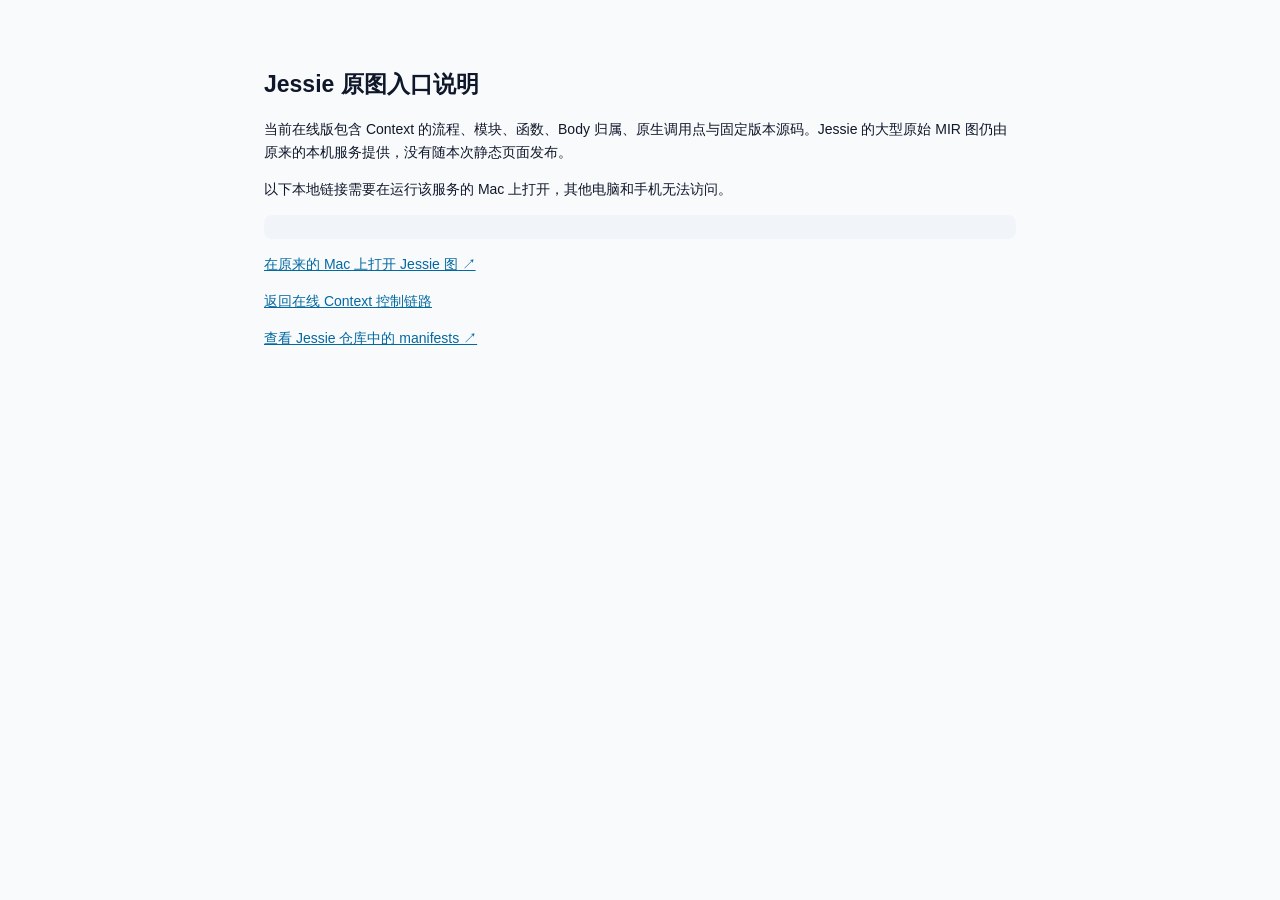
<file: context/original.html>
<!doctype html><html lang="zh-CN"><meta charset="utf-8"><meta name="viewport" content="width=device-width,initial-scale=1"><title>Jessie 原图入口说明</title><link rel="stylesheet" href="./style.css"><body><main style="max-width:800px;margin:40px auto;padding:24px"><h1>Jessie 原图入口说明</h1><p>当前在线版包含 Context 的流程、模块、函数、Body 归属、原生调用点与固定版本源码。Jessie 的大型原始 MIR 图仍由原来的本机服务提供，没有随本次静态页面发布。</p><p>以下本地链接需要在运行该服务的 Mac 上打开，其他电脑和手机无法访问。</p><pre id="root"></pre><p><a id="local" href="http://127.0.0.1:8895/">在原来的 Mac 上打开 Jessie 图 ↗</a></p><p><a href="./">返回在线 Context 控制链路</a></p><p><a href="https://github.com/tybbgnn/codex-rust-model/tree/main/manifests">查看 Jessie 仓库中的 manifests ↗</a></p></main><script>const root=new URLSearchParams(location.search).get('root');if(root){document.getElementById('root').textContent='原生 Root ID：'+root;document.getElementById('local').href+='?root='+encodeURIComponent(root)}</script></body></html>
</file>
<file: context/style.css>
*{box-sizing:border-box}body{margin:0;background:#f8fafc;color:#0f172a;font:14px/1.65 -apple-system,BlinkMacSystemFont,"PingFang SC",sans-serif}header{padding:18px 26px;background:white;border-bottom:1px solid #e2e8f0;display:flex;justify-content:space-between;gap:20px;align-items:center}h1{font-size:23px;margin:2px 0}small,.muted{color:#64748b}a{color:#0369a1}button{font:inherit;cursor:pointer;border:1px solid #e2e8f0;background:white;color:#0f172a;border-radius:8px;padding:7px 12px}button:hover,button.active{background:#e0f2fe;border-color:#0284c7}.shell{display:grid;grid-template-columns:198px minmax(0,1fr);max-width:1600px;margin:auto}aside{padding:18px 12px;border-right:1px solid #e2e8f0;background:#fff}aside h2{font-size:15px;margin:0 0 10px}nav{display:flex;flex-direction:column;gap:7px}nav button{text-align:left;font-size:13px;padding:10px;line-height:1.5}aside details{margin-top:20px}#questions{display:flex;flex-wrap:wrap;gap:5px;margin-top:12px}.muted{font-size:12px}main{padding:18px 22px;min-width:0}.tabs{display:flex;gap:8px}.tabs button{padding:8px 18px}main h2{font-size:21px;margin:18px 0 6px}#intro{max-width:1000px;margin:0 0 14px;color:#475569}#notice{background:#eff6ff;border-left:3px solid #0284c7;padding:9px 12px;font-size:13px;margin-bottom:15px}.diagram{position:relative;margin:0 0 15px;padding:24px 26px 20px;overflow:visible;background:#fff;border:1px solid #e2e8f0;border-radius:12px}.cards{display:grid;grid-template-columns:repeat(3,minmax(0,1fr));gap:64px 25px;position:relative;z-index:1}.stage{display:block;width:100%;min-height:141px;padding:13px;text-align:left;background:#fff;box-shadow:0 2px 5px #0f172a06;overflow-wrap:anywhere}.stage h3{margin:0 0 8px;font-size:14px;line-height:1.45}.stage p{font-size:12px;line-height:1.5;margin:0;color:#475569}.stage .owner{display:block;font:11px/1.5 ui-monospace,monospace;color:#0284c7;margin-top:9px}.stage .badge{display:block;color:#64748b;font-size:11px;margin-top:6px}.wires{position:absolute;top:0;left:0;width:100%;height:100%;pointer-events:none;z-index:0}.wires path{fill:none;stroke:#64748b;stroke-width:1.8;marker-end:url(#arrow)}.wires path.aux{stroke-dasharray:5 4;stroke:#94a3b8}.wires path.loop{stroke:#0284c7;stroke-dasharray:4 3}.edge-label{font-size:10px;fill:#475569;paint-order:stroke;stroke:white;stroke-width:5px}.edge-list{display:flex;flex-wrap:wrap;gap:6px;margin:8px 0 20px}.edge-list button{text-align:left;font-size:12px;padding:6px 9px}.edge-list button span{color:#0284c7;font-weight:600;margin-right:5px}.detail-box,#question-detail{background:white;border:1px solid #e2e8f0;border-radius:12px;padding:18px;margin:18px 0;overflow-wrap:anywhere}.detail-box h3{margin-top:0}.details-head{display:flex;justify-content:space-between;align-items:center;gap:12px}.members{display:grid;grid-template-columns:repeat(2,minmax(0,1fr));gap:10px;margin:14px 0}.entity{border:1px solid #e2e8f0;border-radius:8px;padding:11px;min-width:0}.entity h4{margin:0;font-size:14px}.code-path{font:11px/1.6 ui-monospace,monospace;color:#475569;overflow-wrap:anywhere}.tag{display:inline-block;background:#f1f5f9;font-size:11px;padding:2px 6px;border-radius:4px;margin:4px}pre{background:#f1f5f9;border-radius:8px;padding:12px;overflow:auto;max-height:380px;font:12px/1.7 ui-monospace,monospace;white-space:pre}summary{cursor:pointer;color:#0369a1}table{border-collapse:collapse;width:100%;font-size:12px}td,th{text-align:left;vertical-align:top;border-bottom:1px solid #e2e8f0;padding:10px;overflow-wrap:anywhere}th{background:#f1f5f9}.modules{display:grid;grid-template-columns:repeat(2,minmax(0,1fr));gap:14px}.module{background:white;border:1px solid #e2e8f0;border-radius:10px;padding:16px}.module h3{font-size:15px;margin:0 0 6px}.module .fn{display:block;margin:5px 0;text-align:left;width:100%;overflow-wrap:anywhere}#footer{font-size:12px;color:#64748b;border-top:1px solid #e2e8f0;padding:15px 0;margin-top:20px}.calls{max-height:440px;overflow:auto}.call{border-bottom:1px solid #e2e8f0;padding:8px 0;font-size:12px}#question-detail li{margin:7px 0}@media(max-width:800px){.shell{grid-template-columns:155px minmax(0,1fr)}main{padding:14px 12px}.cards{grid-template-columns:repeat(2,minmax(0,1fr));gap:50px 25px}.stage{min-height:150px}.members,.modules{grid-template-columns:1fr}header{padding:14px 16px}header a{font-size:12px}h1{font-size:19px}.tabs{flex-wrap:wrap}.tabs button{font-size:12px;padding:7px 10px}}@media(max-width:520px){.shell{display:block}aside nav{display:grid;grid-template-columns:repeat(2,1fr)}aside{border-bottom:1px solid #e2e8f0}.cards{grid-template-columns:1fr}.stage{min-height:95px}header{display:block}}

#flow-select{display:none;font:inherit;color:#0f172a;border:1px solid #e2e8f0;background:#fff;border-radius:8px;padding:9px;width:100%}@media(max-width:520px){aside nav,aside>.muted,aside>h2{display:none}#flow-select{display:block}aside{padding:10px 14px}aside details{margin-top:8px}main{padding:12px}main h2{font-size:18px;margin-top:12px}#intro,#notice{font-size:12px}.cards{grid-template-columns:repeat(2,minmax(0,1fr));gap:44px 20px}.diagram{padding:18px 20px}.stage{min-height:145px;padding:10px}.stage h3{font-size:12px}.stage p{font-size:11px}.stage .owner{font-size:10px;line-height:1.4}.stage .badge{font-size:10px}.edge-list{display:grid;grid-template-columns:1fr}header small{font-size:10px}}

.call-graph{display:grid;gap:14px}.call-relation{display:grid;grid-template-columns:minmax(0,1fr) 70px minmax(0,1fr);gap:8px;align-items:center}.call-relation button{padding:12px;text-align:left;overflow-wrap:anywhere}.call-relation .code-path{display:block;margin-top:6px}.call-arrow{color:#0369a1;font-size:11px;text-align:center}.call-arrow br+*{font-size:20px}

.diagram{padding-bottom:44px}
</file>
